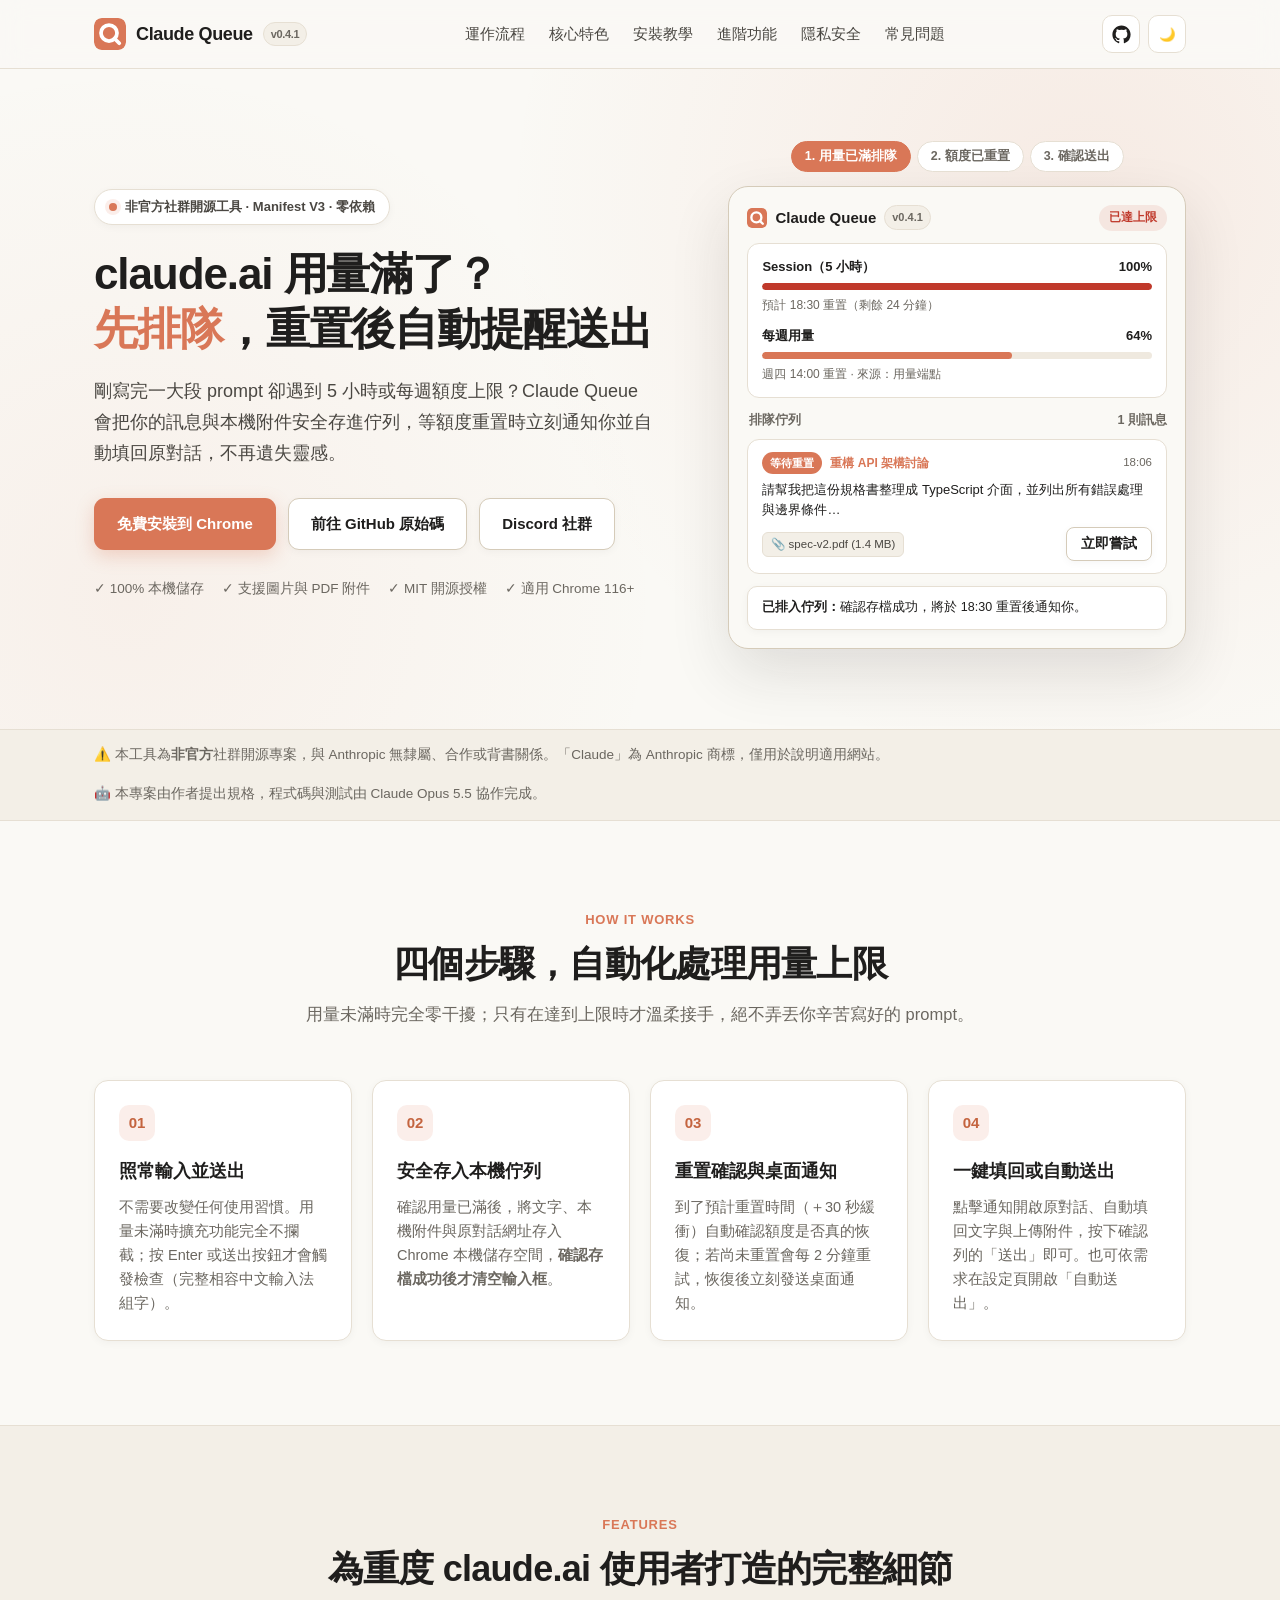
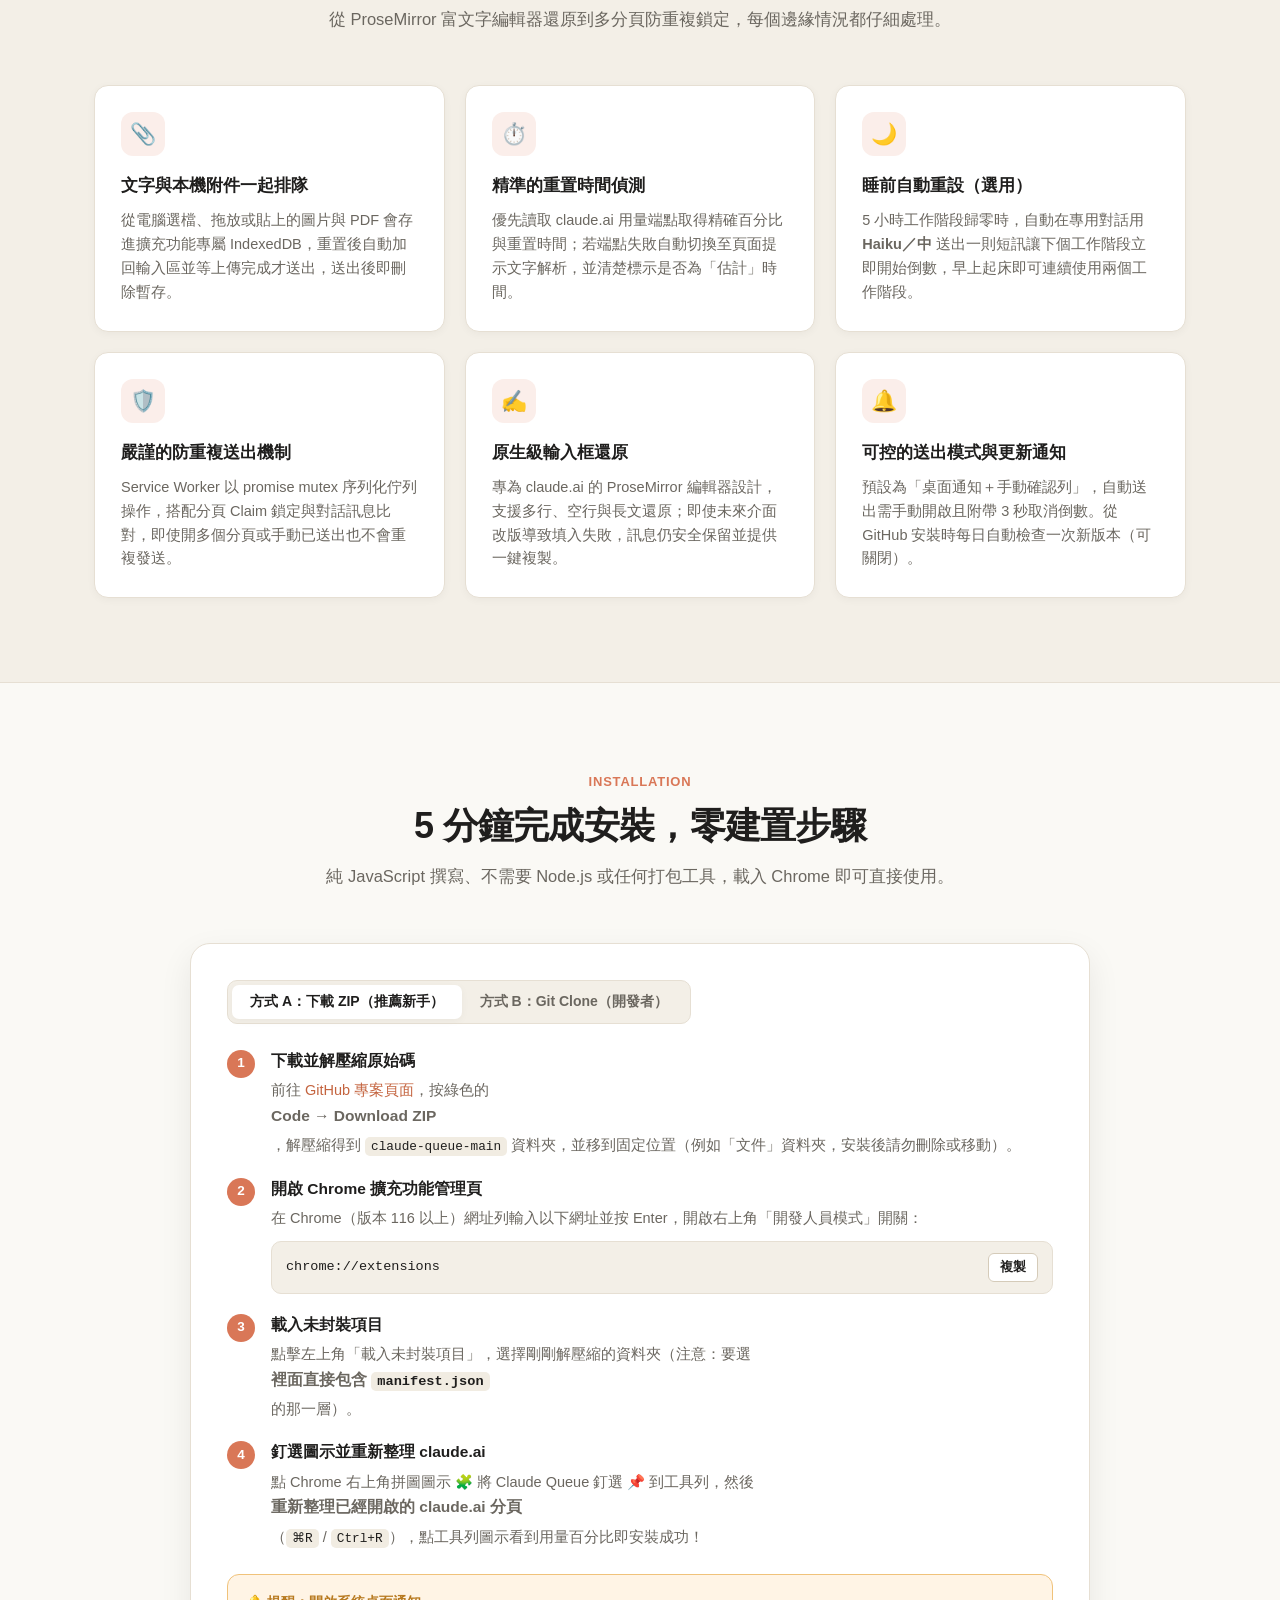
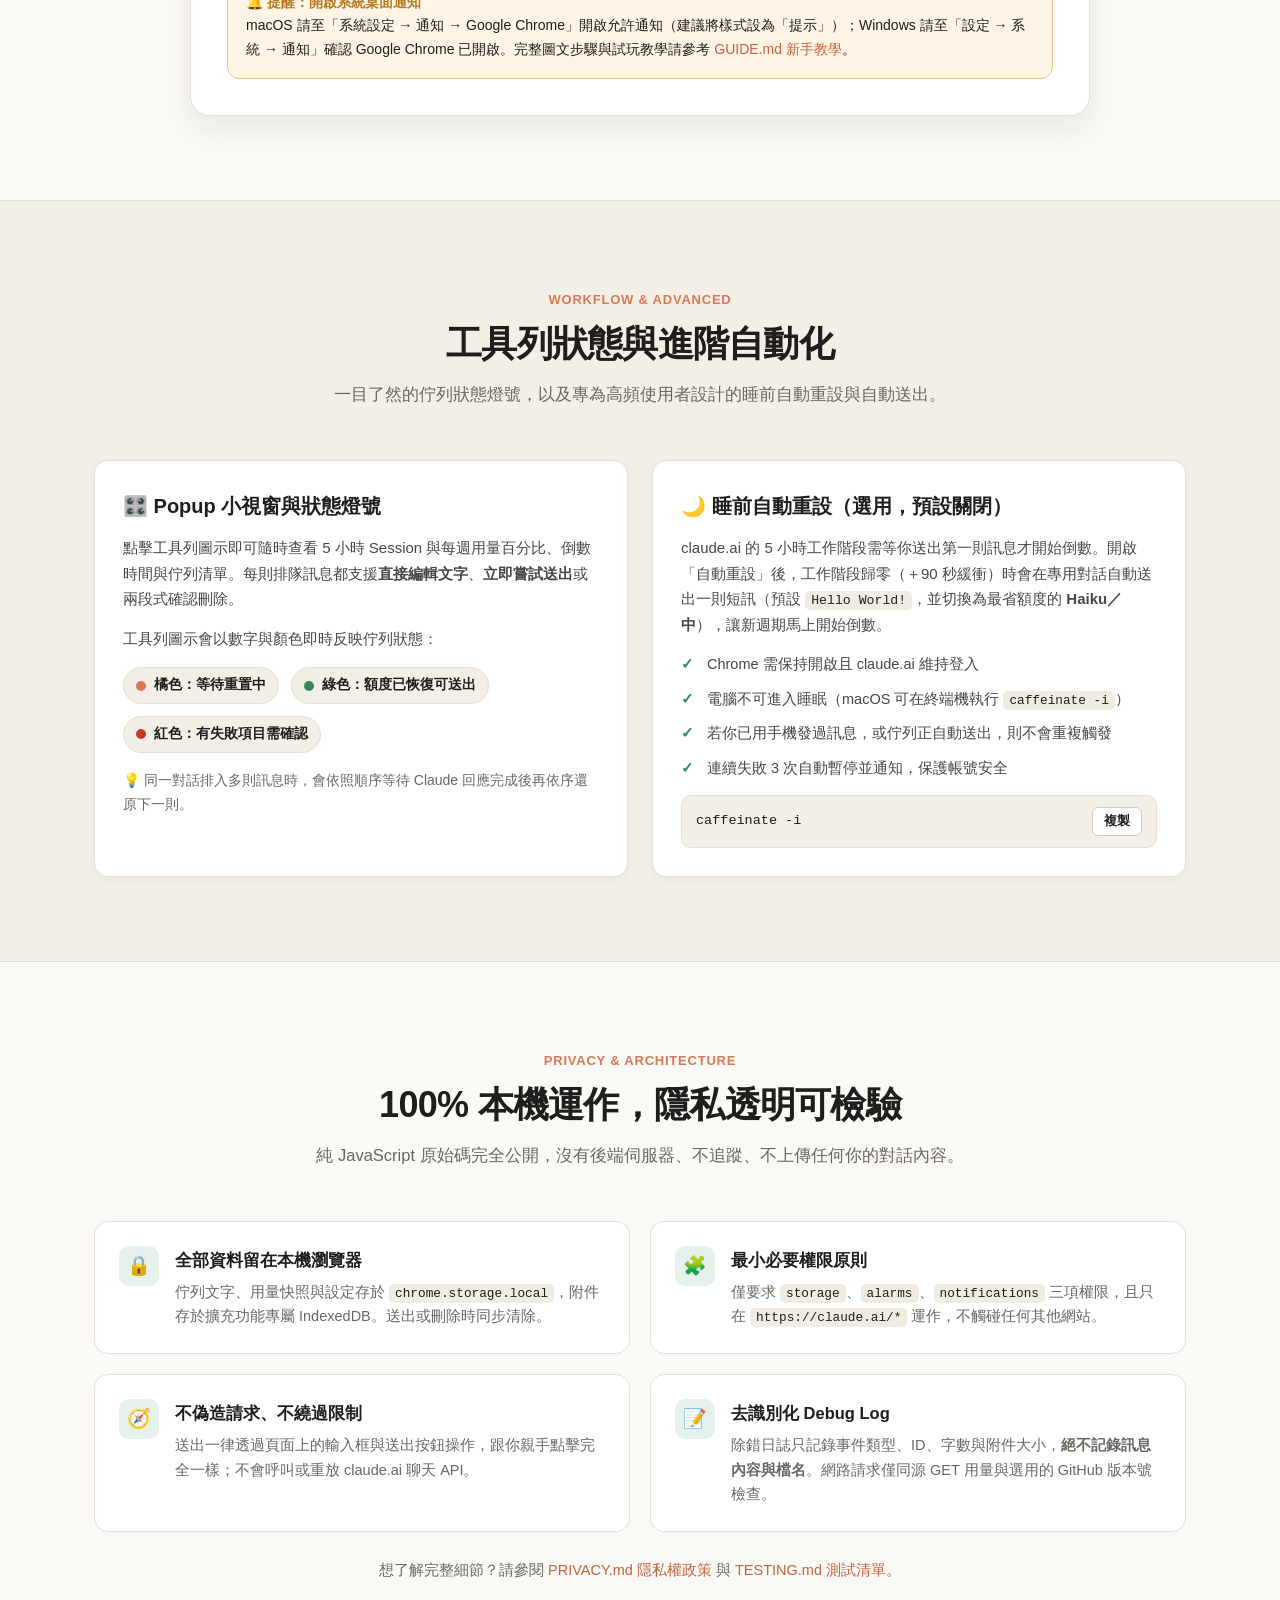
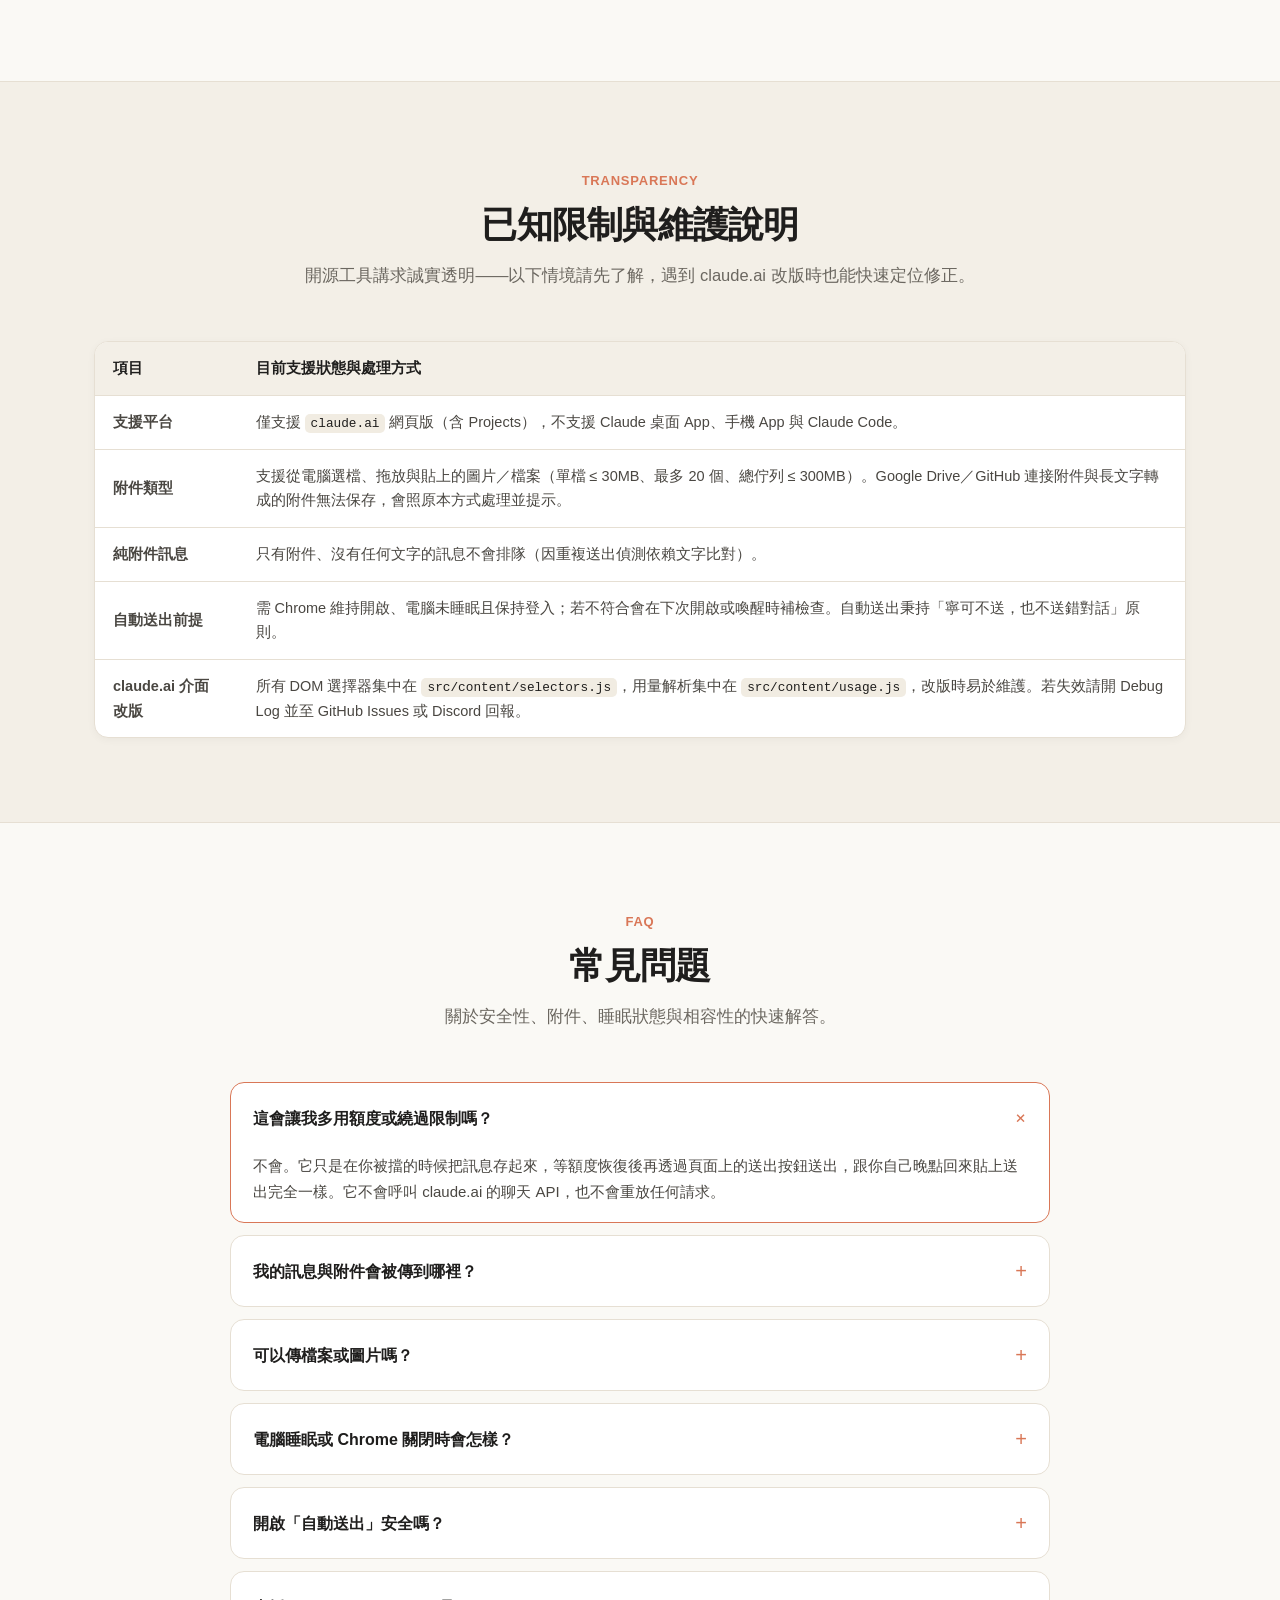
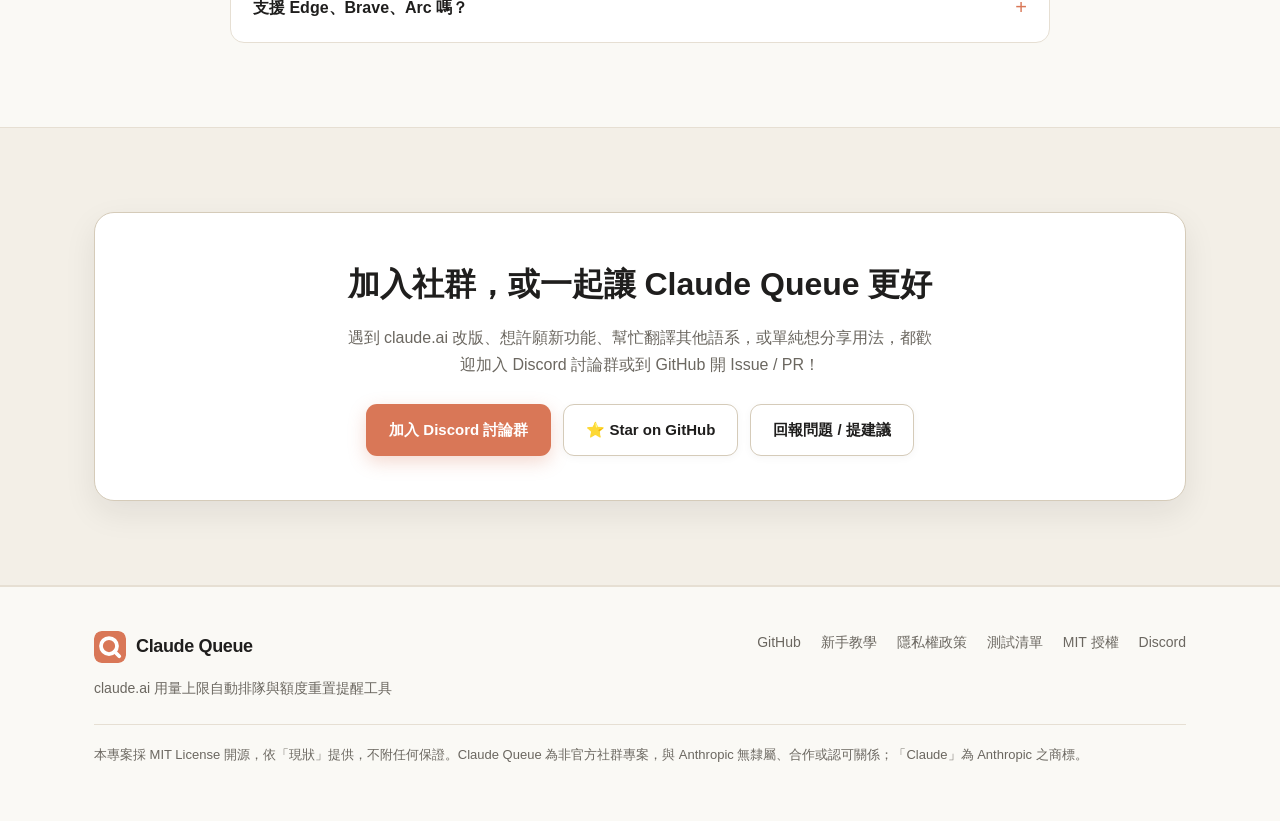
<file: docs/index.html>
<!DOCTYPE html>
<html lang="zh-Hant-TW">
<head>
  <meta charset="UTF-8">
  <meta name="viewport" content="width=device-width, initial-scale=1.0">

  <!-- Primary SEO Meta Tags -->
  <title>Claude Queue — claude.ai 用量上限自動排隊與額度重置提醒 Chrome 擴充功能</title>
  <meta name="title" content="Claude Queue — claude.ai 用量上限自動排隊與額度重置提醒 Chrome 擴充功能">
  <meta name="description" content="claude.ai 達到 5 小時或每週用量上限時，自動將訊息與圖片、PDF 附件存入本機佇列；額度重置後發出桌面通知並自動填回原對話，支援選用自動送出與睡前自動重設工作階段。100% 本機運作、免費開源。">
  <meta name="keywords" content="Claude Queue, claude.ai, Chrome 擴充功能, Claude 用量上限, 訊息排隊, 額度重置通知, 自動重設, Anthropic Claude, Chrome Extension, 開源工具">
  <meta name="author" content="ivantw829">
  <meta name="robots" content="index, follow, max-image-preview:large, max-snippet:-1">
  <link rel="canonical" href="https://ivantw829.github.io/claude-queue/">

  <!-- Theme Color -->
  <meta name="theme-color" content="#faf9f5" media="(prefers-color-scheme: light)">
  <meta name="theme-color" content="#1c1b19" media="(prefers-color-scheme: dark)">

  <!-- Favicons -->
  <link rel="icon" type="image/svg+xml" href="./assets/favicon.svg">
  <link rel="icon" type="image/png" sizes="128x128" href="./assets/icon128.png">
  <link rel="apple-touch-icon" href="./assets/icon128.png">

  <!-- Open Graph / Facebook / LINE / Discord -->
  <meta property="og:type" content="website">
  <meta property="og:url" content="https://ivantw829.github.io/claude-queue/">
  <meta property="og:site_name" content="Claude Queue">
  <meta property="og:locale" content="zh_TW">
  <meta property="og:title" content="Claude Queue — claude.ai 用量滿了？先排隊，重置後自動送出">
  <meta property="og:description" content="claude.ai 達 5 小時或每週上限時，自動保存訊息與附件至本機佇列，額度恢復後即時通知並填回原對話。支援睡前自動重設工作階段，免費開源、100% 本機運作。">
  <meta property="og:image" content="https://ivantw829.github.io/claude-queue/assets/og-image.png">
  <meta property="og:image:secure_url" content="https://ivantw829.github.io/claude-queue/assets/og-image.png">
  <meta property="og:image:type" content="image/png">
  <meta property="og:image:width" content="1200">
  <meta property="og:image:height" content="630">
  <meta property="og:image:alt" content="Claude Queue Chrome 擴充功能預覽：顯示 5 小時與每週用量條、等待重置的排隊訊息與 PDF 附件卡片">

  <!-- Twitter / X Card -->
  <meta name="twitter:card" content="summary_large_image">
  <meta name="twitter:url" content="https://ivantw829.github.io/claude-queue/">
  <meta name="twitter:title" content="Claude Queue — claude.ai 用量滿了？先排隊，重置後自動送出">
  <meta name="twitter:description" content="claude.ai 達上限時自動保存訊息與附件，額度恢復後桌面通知並填回原對話。100% 本機儲存、免費開源的 Chrome 擴充功能。">
  <meta name="twitter:image" content="https://ivantw829.github.io/claude-queue/assets/og-image.png">
  <meta name="twitter:image:alt" content="Claude Queue Chrome 擴充功能介面預覽">

  <!-- Stylesheet -->
  <link rel="stylesheet" href="./styles.css">

  <!-- Prevent flash of wrong theme -->
  <script>
    (function () {
      var saved = localStorage.getItem('claude-queue-docs-theme');
      var dark = saved ? saved === 'dark' : window.matchMedia('(prefers-color-scheme: dark)').matches;
      document.documentElement.setAttribute('data-theme', dark ? 'dark' : 'light');
    })();
  </script>

  <!-- JSON-LD Structured Data: SoftwareApplication + FAQPage + HowTo -->
  <script type="application/ld+json">
  {
    "@context": "https://schema.org",
    "@graph": [
      {
        "@type": "SoftwareApplication",
        "name": "Claude Queue",
        "alternateName": "Claude Queue Chrome Extension",
        "applicationCategory": "BrowserApplication",
        "operatingSystem": "Chrome 116+ (macOS, Windows, Linux)",
        "softwareVersion": "0.4.1",
        "inLanguage": "zh-TW",
        "url": "https://ivantw829.github.io/claude-queue/",
        "downloadUrl": "https://github.com/ivantw829/claude-queue",
        "codeRepository": "https://github.com/ivantw829/claude-queue",
        "license": "https://opensource.org/licenses/MIT",
        "image": "https://ivantw829.github.io/claude-queue/assets/og-image.png",
        "description": "claude.ai 用量達上限（5 小時 session 上限或每週上限）時，自動把你要送出的訊息與本機附件存入佇列，等額度重置後發出桌面通知並協助填回原對話送出。",
        "offers": {
          "@type": "Offer",
          "price": "0",
          "priceCurrency": "TWD"
        },
        "featureList": [
          "用量未滿時零干擾",
          "文字與圖片/PDF 本機附件排隊",
          "額度重置桌面通知與自動填回原對話",
          "選用重置後自動送出（附 3 秒取消倒數）",
          "選用睡前自動重設 5 小時工作階段",
          "100% 本機儲存，不上傳任何資料"
        ]
      },
      {
        "@type": "HowTo",
        "name": "如何安裝 Claude Queue 到 Google Chrome",
        "description": "透過 Chrome 開發人員模式的載入未封裝項目，5 分鐘內完成 Claude Queue 安裝。",
        "totalTime": "PT5M",
        "step": [
          {
            "@type": "HowToStep",
            "name": "下載原始碼",
            "text": "前往 GitHub 專案頁面下載 ZIP 並解壓縮至固定資料夾，或使用 git clone 下載。"
          },
          {
            "@type": "HowToStep",
            "name": "開啟 Chrome 擴充功能頁",
            "text": "在 Chrome 網址列輸入 chrome://extensions，開啟右上角的「開發人員模式」。"
          },
          {
            "@type": "HowToStep",
            "name": "載入未封裝項目",
            "text": "點擊「載入未封裝項目」，選擇包含 manifest.json 的專案資料夾。"
          },
          {
            "@type": "HowToStep",
            "name": "釘選圖示並重新整理 claude.ai",
            "text": "將 Claude Queue 釘選到工具列，並重新整理已經開啟的 claude.ai 分頁即可使用。"
          }
        ]
      },
      {
        "@type": "FAQPage",
        "mainEntity": [
          {
            "@type": "Question",
            "name": "這會讓我多用額度或繞過限制嗎？",
            "acceptedAnswer": {
              "@type": "Answer",
              "text": "不會。它只是在你被擋的時候把訊息存起來，等額度恢復後再透過頁面上的送出按鈕送出，跟你自己晚點回來貼上送出完全一樣。它不會呼叫 claude.ai 的聊天 API，也不會重放任何請求。"
            }
          },
          {
            "@type": "Question",
            "name": "我的訊息會被傳到哪裡？",
            "acceptedAnswer": {
              "@type": "Answer",
              "text": "哪裡都不會。佇列只存在你自己 Chrome 的 chrome.storage.local（附件在擴充功能的 IndexedDB），重置後透過 claude.ai 頁面本身送出。沒有外部伺服器，不上傳任何資料。"
            }
          },
          {
            "@type": "Question",
            "name": "可以傳檔案或圖片嗎？",
            "acceptedAnswer": {
              "@type": "Answer",
              "text": "可以。用量已滿時，你從電腦加入的檔案（選檔、拖放、貼上圖片）會連同文字一起排隊，重置後自動加回輸入區並等上傳完成才送出。Google Drive 等連接附件與長文字貼上轉成的附件無法保存。"
            }
          },
          {
            "@type": "Question",
            "name": "電腦睡眠或 Chrome 關閉時會怎樣？",
            "acceptedAnswer": {
              "@type": "Answer",
              "text": "Chrome 關閉時無法通知。下次開啟 Chrome 時，擴充功能會依佇列重建排程；如果重置時間已經過了，會立刻檢查並通知你。電腦睡眠中錯過的排程，醒來後也會補觸發。"
            }
          },
          {
            "@type": "Question",
            "name": "支援 Claude 桌面 App、行動版或 Claude Code 嗎？",
            "acceptedAnswer": {
              "@type": "Answer",
              "text": "不支援，只支援 claude.ai 網頁版（含 Projects）。支援 Google Chrome 116 以上版本，Edge、Brave、Arc 等 Chromium 系瀏覽器理論上亦可安裝。"
            }
          }
        ]
      }
    ]
  }
  </script>
</head>
<body>
  <a href="#main-content" class="skip-link">跳至主要內容</a>

  <!-- Sticky Navigation -->
  <header class="site-header">
    <div class="container nav-inner">
      <a href="#" class="brand" aria-label="Claude Queue 首頁">
        <img src="./assets/favicon.svg" alt="" class="brand-icon" width="32" height="32">
        <span>Claude Queue</span>
        <span class="version-tag">v0.4.1</span>
      </a>

      <nav aria-label="主要導覽">
        <ul class="nav-links" id="nav-links">
          <li><a href="#how-it-works">運作流程</a></li>
          <li><a href="#features">核心特色</a></li>
          <li><a href="#install">安裝教學</a></li>
          <li><a href="#advanced">進階功能</a></li>
          <li><a href="#privacy">隱私安全</a></li>
          <li><a href="#faq">常見問題</a></li>
        </ul>
      </nav>

      <div class="nav-actions">
        <a href="https://github.com/ivantw829/claude-queue" class="icon-btn" target="_blank" rel="noopener noreferrer" aria-label="GitHub 專案頁面" title="GitHub">
          <svg width="19" height="19" viewBox="0 0 24 24" fill="currentColor" aria-hidden="true">
            <path d="M12 .5C5.65.5.5 5.65.5 12c0 5.08 3.29 9.39 7.86 10.91.57.1.78-.25.78-.55v-1.94c-3.2.7-3.87-1.54-3.87-1.54-.52-1.33-1.28-1.68-1.28-1.68-1.05-.72.08-.7.08-.7 1.16.08 1.77 1.19 1.77 1.19 1.03 1.76 2.7 1.25 3.36.96.1-.75.4-1.25.73-1.54-2.55-.29-5.24-1.28-5.24-5.68 0-1.26.45-2.29 1.19-3.09-.12-.29-.52-1.46.11-3.05 0 0 .97-.31 3.17 1.18a11.02 11.02 0 0 1 5.78 0c2.2-1.49 3.17-1.18 3.17-1.18.63 1.59.23 2.76.11 3.05.74.8 1.19 1.83 1.19 3.09 0 4.41-2.69 5.39-5.26 5.67.41.36.78 1.06.78 2.14v3.17c0 .31.21.66.79.55A11.51 11.51 0 0 0 23.5 12C23.5 5.65 18.35.5 12 .5Z"/>
          </svg>
        </a>
        <button type="button" id="theme-toggle" class="icon-btn" aria-label="切換深淺色主題" title="切換主題">🌙</button>
        <button type="button" id="mobile-menu-btn" class="icon-btn mobile-menu-btn" aria-label="開啟選單" aria-expanded="false" aria-controls="nav-links">☰</button>
      </div>
    </div>
  </header>

  <main id="main-content">
    <!-- Hero Section -->
    <section class="hero">
      <div class="container hero-grid">
        <div>
          <div class="hero-badge">
            <span class="pulse-dot" aria-hidden="true"></span>
            <span>非官方社群開源工具 · Manifest V3 · 零依賴</span>
          </div>
          <h1>claude.ai 用量滿了？<br><span class="highlight">先排隊</span>，重置後自動提醒送出</h1>
          <p class="hero-lead">
            剛寫完一大段 prompt 卻遇到 5 小時或每週額度上限？Claude Queue 會把你的訊息與本機附件安全存進佇列，等額度重置時立刻通知你並自動填回原對話，不再遺失靈感。
          </p>

          <div class="hero-cta">
            <a href="#install" class="btn btn-primary">免費安裝到 Chrome</a>
            <a href="https://github.com/ivantw829/claude-queue" class="btn btn-secondary" target="_blank" rel="noopener noreferrer">前往 GitHub 原始碼</a>
            <a href="https://discord.gg/yEpS7vSJtv" class="btn btn-secondary" target="_blank" rel="noopener noreferrer">Discord 社群</a>
          </div>

          <div class="hero-meta">
            <span>✓ 100% 本機儲存</span>
            <span>✓ 支援圖片與 PDF 附件</span>
            <span>✓ MIT 開源授權</span>
            <span>✓ 適用 Chrome 116+</span>
          </div>
        </div>

        <!-- Interactive Live Preview Mockup -->
        <div class="mockup-wrapper" aria-label="Claude Queue 互動介面預覽">
          <div class="mockup-controls" role="group" aria-label="切換模擬狀態">
            <button type="button" class="sim-btn active" data-sim-state="full">1. 用量已滿排隊</button>
            <button type="button" class="sim-btn" data-sim-state="ready">2. 額度已重置</button>
            <button type="button" class="sim-btn" data-sim-state="sent">3. 確認送出</button>
          </div>

          <div class="popup-sim">
            <div class="popup-sim-head">
              <div class="popup-sim-title">
                <img src="./assets/favicon.svg" alt="" width="20" height="20" style="border-radius:5px">
                <span>Claude Queue</span>
                <span class="version-tag">v0.4.1</span>
              </div>
              <span id="sim-status-pill" class="sim-status-pill full">已達上限</span>
            </div>

            <div class="sim-card">
              <div class="sim-meter-head">
                <span>Session（5 小時）</span>
                <span id="sim-session-pct">100%</span>
              </div>
              <div class="sim-bar">
                <div id="sim-session-bar" class="sim-fill full" style="width:100%"></div>
              </div>
              <div id="sim-session-sub" class="sim-sub" style="margin-bottom:10px">預計 18:30 重置（剩餘 24 分鐘）</div>

              <div class="sim-meter-head">
                <span>每週用量</span>
                <span>64%</span>
              </div>
              <div class="sim-bar">
                <div class="sim-fill accent" style="width:64%"></div>
              </div>
              <div class="sim-sub">週四 14:00 重置 · 來源：用量端點</div>
            </div>

            <div class="sim-q-label">
              <span>排隊佇列</span>
              <span>1 則訊息</span>
            </div>

            <div id="sim-queue-item" class="sim-q-item">
              <div class="sim-q-head">
                <span id="sim-badge" class="sim-badge waiting">等待重置</span>
                <span class="sim-q-conv">重構 API 架構討論</span>
                <span class="sim-q-time">18:06</span>
              </div>
              <p class="sim-q-text">請幫我把這份規格書整理成 TypeScript 介面，並列出所有錯誤處理與邊界條件…</p>
              <div class="sim-q-footer">
                <span class="sim-file">📎 spec-v2.pdf (1.4 MB)</span>
                <button type="button" id="sim-action-btn" class="btn btn-secondary btn-sm" data-next-state="ready">立即嘗試</button>
              </div>
            </div>

            <div class="sim-toast">
              <span id="sim-toast-text"><strong>已排入佇列：</strong>確認存檔成功，將於 18:30 重置後通知你。</span>
            </div>
          </div>
        </div>
      </div>
    </section>

    <!-- Unofficial Notice Strip -->
    <div class="disclaimer-strip">
      <div class="container disclaimer-inner">
        <span>⚠️ 本工具為<strong>非官方</strong>社群開源專案，與 Anthropic 無隸屬、合作或背書關係。「Claude」為 Anthropic 商標，僅用於說明適用網站。</span>
        <span>🤖 本專案由作者提出規格，程式碼與測試由 Claude Opus 5.5 協作完成。</span>
      </div>
    </div>

    <!-- How It Works -->
    <section id="how-it-works" class="section">
      <div class="container">
        <div class="section-header">
          <span class="section-kicker">How It Works</span>
          <h2>四個步驟，自動化處理用量上限</h2>
          <p>用量未滿時完全零干擾；只有在達到上限時才溫柔接手，絕不弄丟你辛苦寫好的 prompt。</p>
        </div>

        <div class="steps-grid">
          <article class="step-card">
            <div class="step-num">01</div>
            <h3>照常輸入並送出</h3>
            <p>不需要改變任何使用習慣。用量未滿時擴充功能完全不攔截；按 Enter 或送出按鈕才會觸發檢查（完整相容中文輸入法組字）。</p>
          </article>

          <article class="step-card">
            <div class="step-num">02</div>
            <h3>安全存入本機佇列</h3>
            <p>確認用量已滿後，將文字、本機附件與原對話網址存入 Chrome 本機儲存空間，<strong>確認存檔成功後才清空輸入框</strong>。</p>
          </article>

          <article class="step-card">
            <div class="step-num">03</div>
            <h3>重置確認與桌面通知</h3>
            <p>到了預計重置時間（＋30 秒緩衝）自動確認額度是否真的恢復；若尚未重置會每 2 分鐘重試，恢復後立刻發送桌面通知。</p>
          </article>

          <article class="step-card">
            <div class="step-num">04</div>
            <h3>一鍵填回或自動送出</h3>
            <p>點擊通知開啟原對話、自動填回文字與上傳附件，按下確認列的「送出」即可。也可依需求在設定頁開啟「自動送出」。</p>
          </article>
        </div>
      </div>
    </section>

    <!-- Features Grid -->
    <section id="features" class="section section-alt">
      <div class="container">
        <div class="section-header">
          <span class="section-kicker">Features</span>
          <h2>為重度 claude.ai 使用者打造的完整細節</h2>
          <p>從 ProseMirror 富文字編輯器還原到多分頁防重複鎖定，每個邊緣情況都仔細處理。</p>
        </div>

        <div class="features-grid">
          <article class="feature-card">
            <div class="feature-icon" aria-hidden="true">📎</div>
            <h3>文字與本機附件一起排隊</h3>
            <p>從電腦選檔、拖放或貼上的圖片與 PDF 會存進擴充功能專屬 IndexedDB，重置後自動加回輸入區並等上傳完成才送出，送出後即刪除暫存。</p>
          </article>

          <article class="feature-card">
            <div class="feature-icon" aria-hidden="true">⏱️</div>
            <h3>精準的重置時間偵測</h3>
            <p>優先讀取 claude.ai 用量端點取得精確百分比與重置時間；若端點失敗自動切換至頁面提示文字解析，並清楚標示是否為「估計」時間。</p>
          </article>

          <article class="feature-card">
            <div class="feature-icon" aria-hidden="true">🌙</div>
            <h3>睡前自動重設（選用）</h3>
            <p>5 小時工作階段歸零時，自動在專用對話用 <strong>Haiku／中</strong> 送出一則短訊讓下個工作階段立即開始倒數，早上起床即可連續使用兩個工作階段。</p>
          </article>

          <article class="feature-card">
            <div class="feature-icon" aria-hidden="true">🛡️</div>
            <h3>嚴謹的防重複送出機制</h3>
            <p>Service Worker 以 promise mutex 序列化佇列操作，搭配分頁 Claim 鎖定與對話訊息比對，即使開多個分頁或手動已送出也不會重複發送。</p>
          </article>

          <article class="feature-card">
            <div class="feature-icon" aria-hidden="true">✍️</div>
            <h3>原生級輸入框還原</h3>
            <p>專為 claude.ai 的 ProseMirror 編輯器設計，支援多行、空行與長文還原；即使未來介面改版導致填入失敗，訊息仍安全保留並提供一鍵複製。</p>
          </article>

          <article class="feature-card">
            <div class="feature-icon" aria-hidden="true">🔔</div>
            <h3>可控的送出模式與更新通知</h3>
            <p>預設為「桌面通知＋手動確認列」，自動送出需手動開啟且附帶 3 秒取消倒數。從 GitHub 安裝時每日自動檢查一次新版本（可關閉）。</p>
          </article>
        </div>
      </div>
    </section>

    <!-- Installation Guide -->
    <section id="install" class="section">
      <div class="container">
        <div class="section-header">
          <span class="section-kicker">Installation</span>
          <h2>5 分鐘完成安裝，零建置步驟</h2>
          <p>純 JavaScript 撰寫、不需要 Node.js 或任何打包工具，載入 Chrome 即可直接使用。</p>
        </div>

        <div class="install-box">
          <div class="tabs" role="tablist" aria-label="選擇下載方式">
            <button type="button" class="tab-btn active" role="tab" aria-selected="true" data-tab="zip">方式 A：下載 ZIP（推薦新手）</button>
            <button type="button" class="tab-btn" role="tab" aria-selected="false" data-tab="git">方式 B：Git Clone（開發者）</button>
          </div>

          <div class="tab-panel active" data-tab-panel="zip" role="tabpanel">
            <ol class="install-steps">
              <li>
                <span class="install-step-badge">1</span>
                <div class="install-step-body">
                  <strong>下載並解壓縮原始碼</strong>
                  <p>前往 <a href="https://github.com/ivantw829/claude-queue" target="_blank" rel="noopener noreferrer">GitHub 專案頁面</a>，按綠色的 <strong>Code → Download ZIP</strong>，解壓縮得到 <code>claude-queue-main</code> 資料夾，並移到固定位置（例如「文件」資料夾，安裝後請勿刪除或移動）。</p>
                </div>
              </li>
              <li>
                <span class="install-step-badge">2</span>
                <div class="install-step-body">
                  <strong>開啟 Chrome 擴充功能管理頁</strong>
                  <p>在 Chrome（版本 116 以上）網址列輸入以下網址並按 Enter，開啟右上角「開發人員模式」開關：</p>
                  <div class="code-copy">
                    <span>chrome://extensions</span>
                    <button type="button" class="copy-btn" data-copy="chrome://extensions">複製</button>
                  </div>
                </div>
              </li>
              <li>
                <span class="install-step-badge">3</span>
                <div class="install-step-body">
                  <strong>載入未封裝項目</strong>
                  <p>點擊左上角「載入未封裝項目」，選擇剛剛解壓縮的資料夾（注意：要選<strong>裡面直接包含 <code>manifest.json</code></strong> 的那一層）。</p>
                </div>
              </li>
              <li>
                <span class="install-step-badge">4</span>
                <div class="install-step-body">
                  <strong>釘選圖示並重新整理 claude.ai</strong>
                  <p>點 Chrome 右上角拼圖圖示 🧩 將 Claude Queue 釘選 📌 到工具列，然後<strong>重新整理已經開啟的 claude.ai 分頁</strong>（<code>⌘R</code> / <code>Ctrl+R</code>），點工具列圖示看到用量百分比即安裝成功！</p>
                </div>
              </li>
            </ol>
          </div>

          <div class="tab-panel" data-tab-panel="git" role="tabpanel">
            <ol class="install-steps">
              <li>
                <span class="install-step-badge">1</span>
                <div class="install-step-body">
                  <strong>Clone 儲存庫至本機</strong>
                  <p>在終端機執行以下指令，之後要更新只要 <code>git pull</code> 並在擴充功能頁點重新整理即可：</p>
                  <div class="code-copy">
                    <span>git clone https://github.com/ivantw829/claude-queue.git</span>
                    <button type="button" class="copy-btn" data-copy="git clone https://github.com/ivantw829/claude-queue.git">複製</button>
                  </div>
                </div>
              </li>
              <li>
                <span class="install-step-badge">2</span>
                <div class="install-step-body">
                  <strong>載入至 Chrome</strong>
                  <p>前往 <code>chrome://extensions</code> → 開啟「開發人員模式」→ 按「載入未封裝項目」→ 選取 <code>claude-queue</code> 資料夾。</p>
                </div>
              </li>
              <li>
                <span class="install-step-badge">3</span>
                <div class="install-step-body">
                  <strong>釘選圖示並重新整理分頁</strong>
                  <p>釘選 Claude Queue 至工具列，重新整理已開啟的 claude.ai 分頁。想搶先體驗流程，可在設定頁開啟「模擬用量已滿」進行測試。</p>
                </div>
              </li>
            </ol>
          </div>

          <div class="callout">
            <strong>🔔 提醒：開啟系統桌面通知</strong><br>
            macOS 請至「系統設定 → 通知 → Google Chrome」開啟允許通知（建議將樣式設為「提示」）；Windows 請至「設定 → 系統 → 通知」確認 Google Chrome 已開啟。完整圖文步驟與試玩教學請參考 <a href="https://github.com/ivantw829/claude-queue/blob/main/GUIDE.md" target="_blank" rel="noopener noreferrer">GUIDE.md 新手教學</a>。
          </div>
        </div>
      </div>
    </section>

    <!-- Advanced Features & Status Legend -->
    <section id="advanced" class="section section-alt">
      <div class="container">
        <div class="section-header">
          <span class="section-kicker">Workflow &amp; Advanced</span>
          <h2>工具列狀態與進階自動化</h2>
          <p>一目了然的佇列狀態燈號，以及專為高頻使用者設計的睡前自動重設與自動送出。</p>
        </div>

        <div class="two-col">
          <article class="info-card">
            <h3>🎛️ Popup 小視窗與狀態燈號</h3>
            <p>點擊工具列圖示即可隨時查看 5 小時 Session 與每週用量百分比、倒數時間與佇列清單。每則排隊訊息都支援<strong>直接編輯文字</strong>、<strong>立即嘗試送出</strong>或兩段式確認刪除。</p>
            <p>工具列圖示會以數字與顏色即時反映佇列狀態：</p>
            <div class="status-legend">
              <span class="legend-item"><span class="dot-badge orange"></span>橘色：等待重置中</span>
              <span class="legend-item"><span class="dot-badge green"></span>綠色：額度已恢復可送出</span>
              <span class="legend-item"><span class="dot-badge red"></span>紅色：有失敗項目需確認</span>
            </div>
            <p style="margin-top:16px;font-size:14px;color:var(--muted)">
              💡 同一對話排入多則訊息時，會依照順序等待 Claude 回應完成後再依序還原下一則。
            </p>
          </article>

          <article class="info-card">
            <h3>🌙 睡前自動重設（選用，預設關閉）</h3>
            <p>claude.ai 的 5 小時工作階段需等你送出第一則訊息才開始倒數。開啟「自動重設」後，工作階段歸零（＋90 秒緩衝）時會在專用對話自動送出一則短訊（預設 <code>Hello World!</code>，並切換為最省額度的 <strong>Haiku／中</strong>），讓新週期馬上開始倒數。</p>
            <ul class="check-list">
              <li>Chrome 需保持開啟且 claude.ai 維持登入</li>
              <li>電腦不可進入睡眠（macOS 可在終端機執行 <code>caffeinate -i</code>）</li>
              <li>若你已用手機發過訊息，或佇列正自動送出，則不會重複觸發</li>
              <li>連續失敗 3 次自動暫停並通知，保護帳號安全</li>
            </ul>
            <div class="code-copy" style="margin-top:14px">
              <span>caffeinate -i</span>
              <button type="button" class="copy-btn" data-copy="caffeinate -i">複製</button>
            </div>
          </article>
        </div>
      </div>
    </section>

    <!-- Privacy & Security -->
    <section id="privacy" class="section">
      <div class="container">
        <div class="section-header">
          <span class="section-kicker">Privacy &amp; Architecture</span>
          <h2>100% 本機運作，隱私透明可檢驗</h2>
          <p>純 JavaScript 原始碼完全公開，沒有後端伺服器、不追蹤、不上傳任何你的對話內容。</p>
        </div>

        <div class="privacy-grid">
          <article class="privacy-card">
            <div class="privacy-icon" aria-hidden="true">🔒</div>
            <div>
              <h3>全部資料留在本機瀏覽器</h3>
              <p>佇列文字、用量快照與設定存於 <code>chrome.storage.local</code>，附件存於擴充功能專屬 IndexedDB。送出或刪除時同步清除。</p>
            </div>
          </article>

          <article class="privacy-card">
            <div class="privacy-icon" aria-hidden="true">🧩</div>
            <div>
              <h3>最小必要權限原則</h3>
              <p>僅要求 <code>storage</code>、<code>alarms</code>、<code>notifications</code> 三項權限，且只在 <code>https://claude.ai/*</code> 運作，不觸碰任何其他網站。</p>
            </div>
          </article>

          <article class="privacy-card">
            <div class="privacy-icon" aria-hidden="true">🧭</div>
            <div>
              <h3>不偽造請求、不繞過限制</h3>
              <p>送出一律透過頁面上的輸入框與送出按鈕操作，跟你親手點擊完全一樣；不會呼叫或重放 claude.ai 聊天 API。</p>
            </div>
          </article>

          <article class="privacy-card">
            <div class="privacy-icon" aria-hidden="true">📝</div>
            <div>
              <h3>去識別化 Debug Log</h3>
              <p>除錯日誌只記錄事件類型、ID、字數與附件大小，<strong>絕不記錄訊息內容與檔名</strong>。網路請求僅同源 GET 用量與選用的 GitHub 版本號檢查。</p>
            </div>
          </article>
        </div>

        <p style="text-align:center;margin-top:26px;font-size:14.5px;color:var(--muted)">
          想了解完整細節？請參閱 <a href="https://github.com/ivantw829/claude-queue/blob/main/PRIVACY.md" target="_blank" rel="noopener noreferrer">PRIVACY.md 隱私權政策</a> 與 <a href="https://github.com/ivantw829/claude-queue/blob/main/TESTING.md" target="_blank" rel="noopener noreferrer">TESTING.md 測試清單</a>。
        </p>
      </div>
    </section>

    <!-- Known Limitations & Maintenance -->
    <section id="limitations" class="section section-alt">
      <div class="container">
        <div class="section-header">
          <span class="section-kicker">Transparency</span>
          <h2>已知限制與維護說明</h2>
          <p>開源工具講求誠實透明——以下情境請先了解，遇到 claude.ai 改版時也能快速定位修正。</p>
        </div>

        <div class="table-wrap">
          <table>
            <thead>
              <tr>
                <th>項目</th>
                <th>目前支援狀態與處理方式</th>
              </tr>
            </thead>
            <tbody>
              <tr>
                <td><strong>支援平台</strong></td>
                <td>僅支援 <code>claude.ai</code> 網頁版（含 Projects），不支援 Claude 桌面 App、手機 App 與 Claude Code。</td>
              </tr>
              <tr>
                <td><strong>附件類型</strong></td>
                <td>支援從電腦選檔、拖放與貼上的圖片／檔案（單檔 ≤ 30MB、最多 20 個、總佇列 ≤ 300MB）。Google Drive／GitHub 連接附件與長文字轉成的附件無法保存，會照原本方式處理並提示。</td>
              </tr>
              <tr>
                <td><strong>純附件訊息</strong></td>
                <td>只有附件、沒有任何文字的訊息不會排隊（因重複送出偵測依賴文字比對）。</td>
              </tr>
              <tr>
                <td><strong>自動送出前提</strong></td>
                <td>需 Chrome 維持開啟、電腦未睡眠且保持登入；若不符合會在下次開啟或喚醒時補檢查。自動送出秉持「寧可不送，也不送錯對話」原則。</td>
              </tr>
              <tr>
                <td><strong>claude.ai 介面改版</strong></td>
                <td>所有 DOM 選擇器集中在 <code>src/content/selectors.js</code>，用量解析集中在 <code>src/content/usage.js</code>，改版時易於維護。若失效請開 Debug Log 並至 GitHub Issues 或 Discord 回報。</td>
              </tr>
            </tbody>
          </table>
        </div>
      </div>
    </section>

    <!-- FAQ Section -->
    <section id="faq" class="section">
      <div class="container">
        <div class="section-header">
          <span class="section-kicker">FAQ</span>
          <h2>常見問題</h2>
          <p>關於安全性、附件、睡眠狀態與相容性的快速解答。</p>
        </div>

        <div class="faq-list">
          <details class="faq-item" open>
            <summary>這會讓我多用額度或繞過限制嗎？</summary>
            <div class="faq-body">
              <p>不會。它只是在你被擋的時候把訊息存起來，等額度恢復後再透過頁面上的送出按鈕送出，跟你自己晚點回來貼上送出完全一樣。它不會呼叫 claude.ai 的聊天 API，也不會重放任何請求。</p>
            </div>
          </details>

          <details class="faq-item">
            <summary>我的訊息與附件會被傳到哪裡？</summary>
            <div class="faq-body">
              <p>哪裡都不會。佇列文字只存在你 Chrome 的 <code>chrome.storage.local</code>，附件存在擴充功能專屬的 IndexedDB，重置後直接透過 claude.ai 頁面本身送出。開發者完全不會收到任何你的資料。</p>
            </div>
          </details>

          <details class="faq-item">
            <summary>可以傳檔案或圖片嗎？</summary>
            <div class="faq-body">
              <p>可以。用量沒滿時完全正常；用量已滿時，你從電腦加入的檔案（選檔、拖放、貼上圖片）會連同文字一起排隊，重置後自動加回輸入區並等上傳完成再送出。Google Drive 等連接的附件則無法保存，會照原本方式處理並提示你。</p>
            </div>
          </details>

          <details class="faq-item">
            <summary>電腦睡眠或 Chrome 關閉時會怎樣？</summary>
            <div class="faq-body">
              <p>Chrome 關閉時無法發通知。下次開啟 Chrome 時，擴充功能會依佇列自動重建排程；如果重置時間已經過了，會立刻檢查並通知你。電腦睡眠中錯過的排程，醒來後也會自動補觸發。</p>
            </div>
          </details>

          <details class="faq-item">
            <summary>開啟「自動送出」安全嗎？</summary>
            <div class="faq-body">
              <p>自動送出預設為關閉，開啟前會跳出確認對話框。啟用後會在重置時自動開啟分頁並填入文字，送出前仍有 3 秒倒數可取消；若原對話已刪除或輸入框已有草稿，會自動保護草稿或停止送出並發通知。</p>
            </div>
          </details>

          <details class="faq-item">
            <summary>支援 Edge、Brave、Arc 嗎？</summary>
            <div class="faq-body">
              <p>這些 Chromium 系瀏覽器理論上都能用「載入未封裝項目」安裝使用，不過目前主要在 Google Chrome 116+ 上開發測試。歡迎在 Discord 分享你的使用結果！</p>
            </div>
          </details>
        </div>
      </div>
    </section>

    <!-- Community & Open Source CTA -->
    <section class="section section-alt">
      <div class="container">
        <div class="cta-banner">
          <h2>加入社群，或一起讓 Claude Queue 更好</h2>
          <p>
            遇到 claude.ai 改版、想許願新功能、幫忙翻譯其他語系，或單純想分享用法，都歡迎加入 Discord 討論群或到 GitHub 開 Issue / PR！
          </p>
          <div class="cta-actions">
            <a href="https://discord.gg/yEpS7vSJtv" class="btn btn-primary" target="_blank" rel="noopener noreferrer">加入 Discord 討論群</a>
            <a href="https://github.com/ivantw829/claude-queue" class="btn btn-secondary" target="_blank" rel="noopener noreferrer">⭐ Star on GitHub</a>
            <a href="https://github.com/ivantw829/claude-queue/issues" class="btn btn-secondary" target="_blank" rel="noopener noreferrer">回報問題 / 提建議</a>
          </div>
        </div>
      </div>
    </section>
  </main>

  <!-- Footer -->
  <footer class="site-footer">
    <div class="container">
      <div class="footer-grid">
        <div>
          <a href="#" class="brand" style="margin-bottom:8px">
            <img src="./assets/favicon.svg" alt="" class="brand-icon" width="26" height="26">
            <span>Claude Queue</span>
          </a>
          <div style="margin-top:6px">claude.ai 用量上限自動排隊與額度重置提醒工具</div>
        </div>

        <div class="footer-links">
          <a href="https://github.com/ivantw829/claude-queue" target="_blank" rel="noopener noreferrer">GitHub</a>
          <a href="https://github.com/ivantw829/claude-queue/blob/main/GUIDE.md" target="_blank" rel="noopener noreferrer">新手教學</a>
          <a href="https://github.com/ivantw829/claude-queue/blob/main/PRIVACY.md" target="_blank" rel="noopener noreferrer">隱私權政策</a>
          <a href="https://github.com/ivantw829/claude-queue/blob/main/TESTING.md" target="_blank" rel="noopener noreferrer">測試清單</a>
          <a href="https://github.com/ivantw829/claude-queue/blob/main/LICENSE" target="_blank" rel="noopener noreferrer">MIT 授權</a>
          <a href="https://discord.gg/yEpS7vSJtv" target="_blank" rel="noopener noreferrer">Discord</a>
        </div>
      </div>

      <div class="footer-note">
        本專案採 MIT License 開源，依「現狀」提供，不附任何保證。Claude Queue 為非官方社群專案，與 Anthropic 無隸屬、合作或認可關係；「Claude」為 Anthropic 之商標。
      </div>
    </div>
  </footer>

  <script src="./app.js" defer></script>
</body>
</html>
</file>
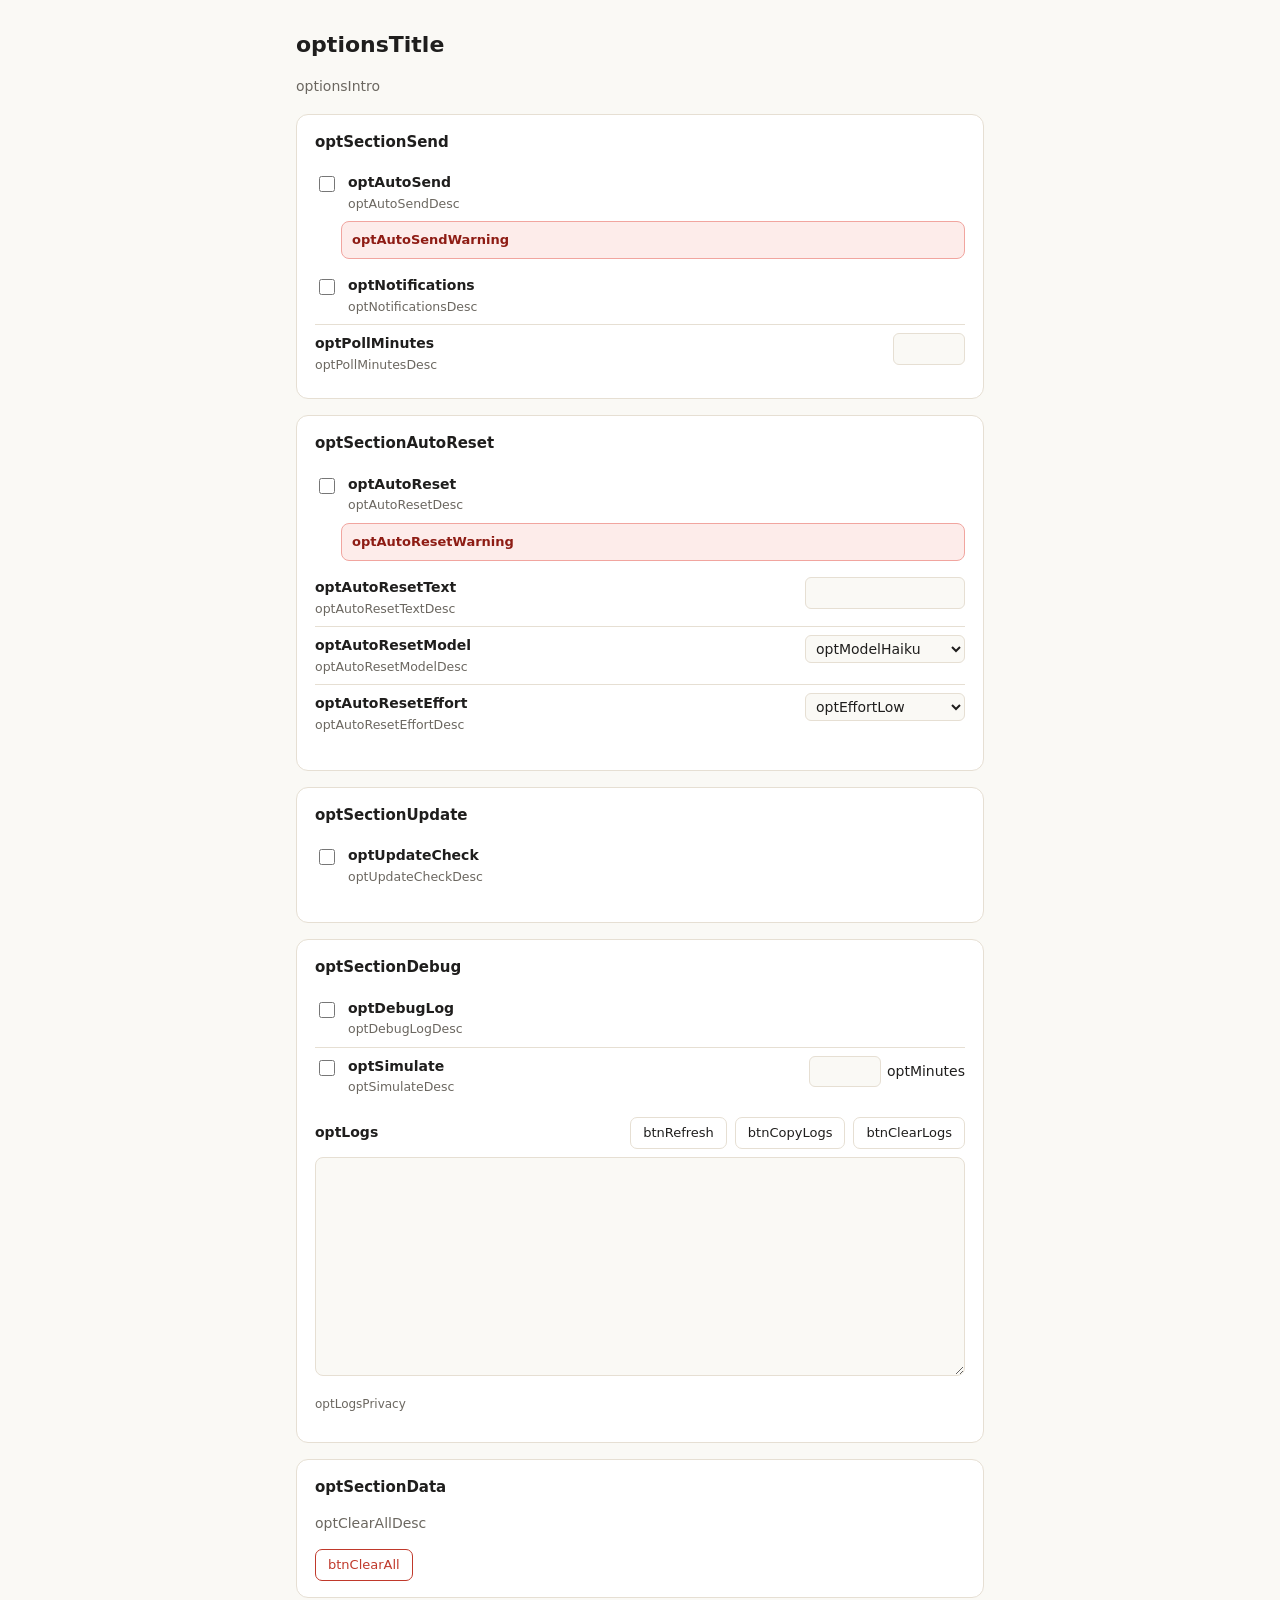
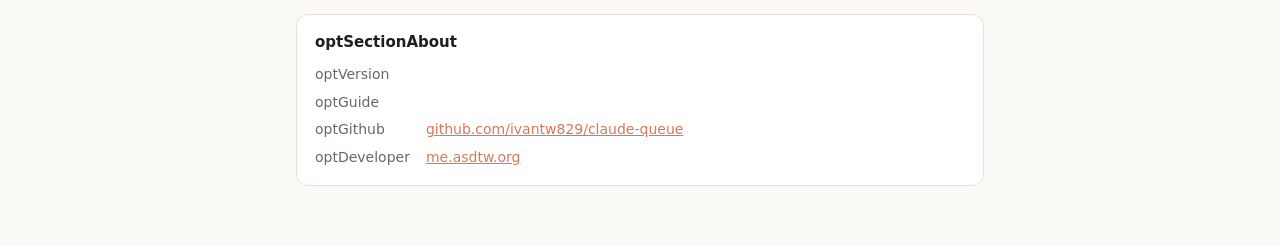
<file: src/options/options.html>
<!doctype html>
<html lang="zh-Hant">
  <head>
    <meta charset="utf-8" />
    <meta name="viewport" content="width=device-width, initial-scale=1" />
    <title>Claude Queue 設定</title>
    <link rel="stylesheet" href="options.css" />
  </head>
  <body>
    <main>
      <h1 data-i18n="optionsTitle"></h1>
      <p class="muted" data-i18n="optionsIntro"></p>

      <section class="card">
        <h2 data-i18n="optSectionSend"></h2>
        <label class="row">
          <input type="checkbox" id="autoSend" />
          <span>
            <strong data-i18n="optAutoSend"></strong>
            <span class="desc" data-i18n="optAutoSendDesc"></span>
          </span>
        </label>
        <div class="danger-box" data-i18n="optAutoSendWarning"></div>

        <label class="row">
          <input type="checkbox" id="notifications" />
          <span>
            <strong data-i18n="optNotifications"></strong>
            <span class="desc" data-i18n="optNotificationsDesc"></span>
          </span>
        </label>

        <label class="row">
          <span class="grow">
            <strong data-i18n="optPollMinutes"></strong>
            <span class="desc" data-i18n="optPollMinutesDesc"></span>
          </span>
          <input type="number" id="pollMinutes" min="1" max="30" step="1" />
        </label>
      </section>

      <section class="card">
        <h2 data-i18n="optSectionAutoReset"></h2>
        <label class="row">
          <input type="checkbox" id="autoReset" />
          <span>
            <strong data-i18n="optAutoReset"></strong>
            <span class="desc" data-i18n="optAutoResetDesc"></span>
          </span>
        </label>
        <div class="danger-box" data-i18n="optAutoResetWarning"></div>

        <label class="row">
          <span class="grow">
            <strong data-i18n="optAutoResetText"></strong>
            <span class="desc" data-i18n="optAutoResetTextDesc"></span>
          </span>
          <input type="text" id="autoResetText" maxlength="200" />
        </label>

        <label class="row">
          <span class="grow">
            <strong data-i18n="optAutoResetModel"></strong>
            <span class="desc" data-i18n="optAutoResetModelDesc"></span>
          </span>
          <select id="autoResetModel">
            <option value="haiku" data-i18n="optModelHaiku"></option>
            <option value="sonnet" data-i18n="optModelSonnet"></option>
            <option value="opus" data-i18n="optModelOpus"></option>
            <option value="none" data-i18n="optModelNone"></option>
          </select>
        </label>

        <label class="row">
          <span class="grow">
            <strong data-i18n="optAutoResetEffort"></strong>
            <span class="desc" data-i18n="optAutoResetEffortDesc"></span>
          </span>
          <select id="autoResetEffort">
            <option value="low" data-i18n="optEffortLow"></option>
            <option value="medium" data-i18n="optEffortMedium"></option>
            <option value="high" data-i18n="optEffortHigh"></option>
            <option value="xhigh" data-i18n="optEffortXhigh"></option>
            <option value="max" data-i18n="optEffortMax"></option>
            <option value="none" data-i18n="optEffortNone"></option>
          </select>
        </label>
        <p class="muted small" id="keepaliveLastCheck"></p>
      </section>

      <section class="card">
        <h2 data-i18n="optSectionUpdate"></h2>
        <label class="row">
          <input type="checkbox" id="updateCheck" />
          <span>
            <strong data-i18n="optUpdateCheck"></strong>
            <span class="desc" data-i18n="optUpdateCheckDesc"></span>
          </span>
        </label>
        <p class="muted small" id="updateStatus"></p>
      </section>

      <section class="card">
        <h2 data-i18n="optSectionDebug"></h2>
        <label class="row">
          <input type="checkbox" id="debugLog" />
          <span>
            <strong data-i18n="optDebugLog"></strong>
            <span class="desc" data-i18n="optDebugLogDesc"></span>
          </span>
        </label>

        <label class="row">
          <input type="checkbox" id="debugSimulate" />
          <span class="grow">
            <strong data-i18n="optSimulate"></strong>
            <span class="desc" data-i18n="optSimulateDesc"></span>
            <span class="desc" id="simulateStatus"></span>
          </span>
          <span class="inline">
            <input type="number" id="debugSimulateMinutes" min="1" max="600" step="1" />
            <span data-i18n="optMinutes"></span>
          </span>
        </label>

        <div class="logs-head">
          <strong data-i18n="optLogs"></strong>
          <span class="muted small" id="logCount"></span>
          <span class="spacer"></span>
          <button id="refreshLogs" data-i18n="btnRefresh"></button>
          <button id="copyLogs" data-i18n="btnCopyLogs"></button>
          <button id="clearLogs" data-i18n="btnClearLogs"></button>
        </div>
        <textarea id="logs" readonly rows="12" spellcheck="false"></textarea>
        <p class="muted small" data-i18n="optLogsPrivacy"></p>
      </section>

      <section class="card">
        <h2 data-i18n="optSectionData"></h2>
        <p class="muted" data-i18n="optClearAllDesc"></p>
        <button id="clearAll" class="danger" data-i18n="btnClearAll"></button>
      </section>

      <section class="card">
        <h2 data-i18n="optSectionAbout"></h2>
        <dl class="about">
          <dt data-i18n="optVersion"></dt>
          <dd id="version"></dd>
          <dt data-i18n="optGuide"></dt>
          <dd><a id="guideLink" target="_blank" rel="noopener noreferrer"></a></dd>
          <dt data-i18n="optGithub"></dt>
          <dd><a href="https://github.com/ivantw829/claude-queue" target="_blank" rel="noopener noreferrer">github.com/ivantw829/claude-queue</a></dd>
          <dt data-i18n="optDeveloper"></dt>
          <dd><a href="https://me.asdtw.org" target="_blank" rel="noopener noreferrer">me.asdtw.org</a></dd>
        </dl>
      </section>

      <p id="saved" class="saved" role="status" aria-live="polite"></p>
    </main>

    <script src="../shared/constants.js"></script>
    <script src="../shared/i18n.js"></script>
    <script src="../shared/settings.js"></script>
    <script src="../shared/logger.js"></script>
    <script src="../shared/version.js"></script>
    <script src="options.js"></script>
  </body>
</html>
</file>
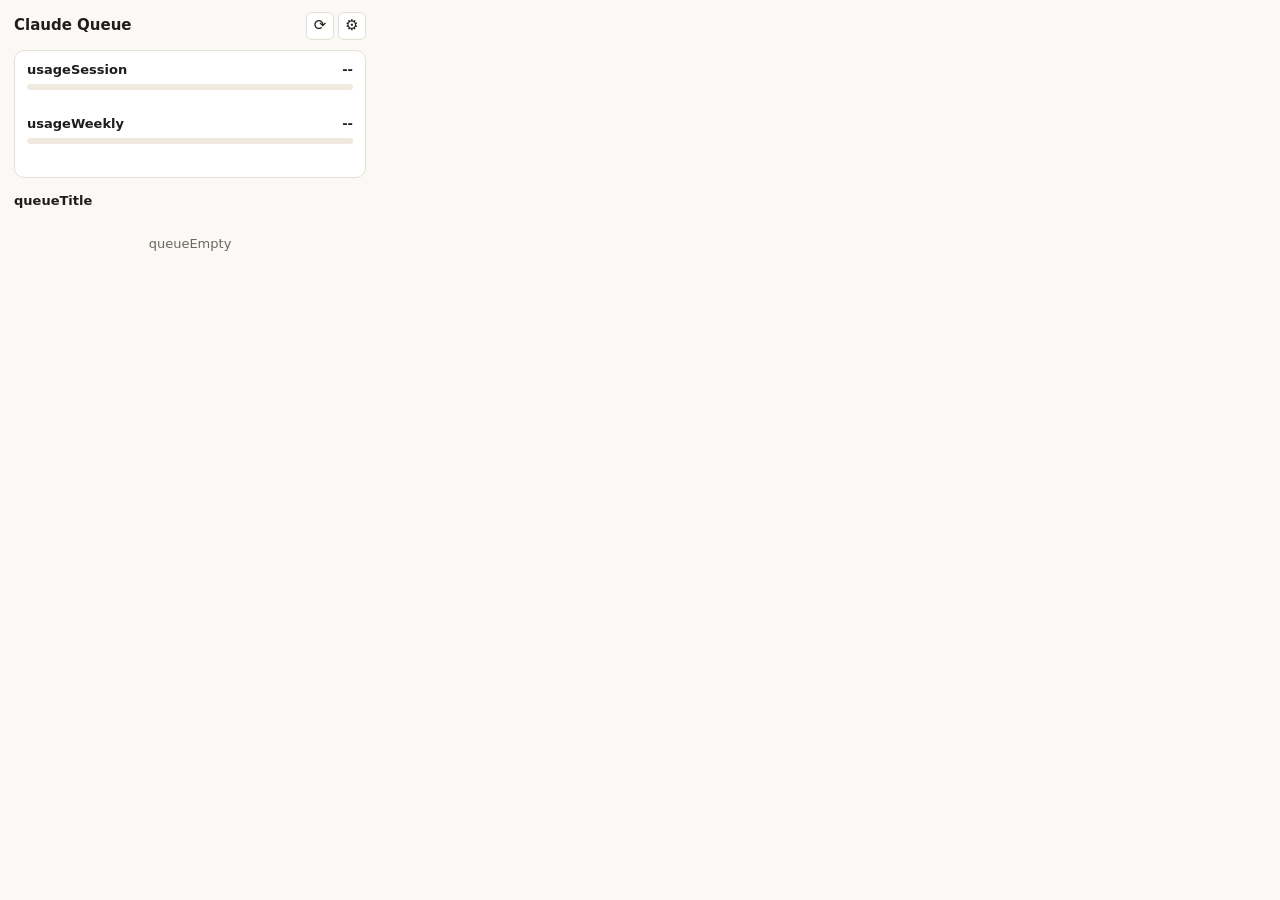
<file: src/popup/popup.html>
<!doctype html>
<html lang="zh-Hant">
  <head>
    <meta charset="utf-8" />
    <meta name="viewport" content="width=device-width, initial-scale=1" />
    <title>Claude Queue</title>
    <link rel="stylesheet" href="popup.css" />
  </head>
  <body>
    <header>
      <h1>Claude Queue <span id="version" class="version"></span></h1>
      <div class="head-actions">
        <button id="refresh" class="icon" data-i18n-title="popupRefresh" aria-label="refresh">⟳</button>
        <button id="openOptions" class="icon" data-i18n-title="popupOptions" aria-label="options">⚙</button>
      </div>
    </header>

    <div id="updateNotice" class="update-notice small" hidden>
      <span class="msg"></span>
      <a class="link" target="_blank" rel="noopener noreferrer"></a>
      <button class="close" data-i18n-title="btnDismiss" aria-label="dismiss">×</button>
    </div>

    <section class="card" id="usageCard">
      <div class="meter" id="sessionMeter">
        <div class="meter-head">
          <span data-i18n="usageSession"></span>
          <span class="pct">--</span>
        </div>
        <div class="bar"><div class="fill"></div></div>
        <div class="reset"></div>
      </div>
      <div class="meter" id="weeklyMeter">
        <div class="meter-head">
          <span data-i18n="usageWeekly"></span>
          <span class="pct">--</span>
        </div>
        <div class="bar"><div class="fill"></div></div>
        <div class="reset"></div>
      </div>
      <div id="usageStatus" class="status-line"></div>
      <div id="usageSource" class="muted small"></div>
      <div id="keepaliveStatus" class="muted small keepalive-status" hidden></div>
    </section>

    <section>
      <h2><span data-i18n="queueTitle"></span> <span id="queueCount" class="count"></span></h2>
      <div id="autoSendWarning" class="warn-box small" hidden data-i18n="popupAutoSendOn"></div>
      <ul id="queueList"></ul>
      <p id="queueEmpty" class="muted empty" data-i18n="queueEmpty"></p>
    </section>

    <template id="itemTpl">
      <li class="item">
        <div class="item-head">
          <span class="badge"></span>
          <a class="conv" target="_blank" rel="noopener"></a>
          <span class="time muted small"></span>
        </div>
        <div class="text"></div>
        <div class="files small" hidden></div>
        <textarea class="editor" rows="5" hidden></textarea>
        <div class="meta small"></div>
        <div class="error small" hidden></div>
        <div class="actions">
          <button class="btn-edit" data-i18n="btnEdit"></button>
          <button class="btn-save primary" data-i18n="btnSave" hidden></button>
          <button class="btn-cancel-edit" data-i18n="btnCancel" hidden></button>
          <button class="btn-try" data-i18n="btnTryNow"></button>
          <button class="btn-delete danger" data-i18n="btnDelete"></button>
        </div>
      </li>
    </template>

    <script src="../shared/constants.js"></script>
    <script src="../shared/i18n.js"></script>
    <script src="../shared/settings.js"></script>
    <script src="../shared/logger.js"></script>
    <script src="../shared/text.js"></script>
    <script src="../shared/session.js"></script>
    <script src="../shared/version.js"></script>
    <script src="popup.js"></script>
  </body>
</html>
</file>
<file: docs/styles.css>
/* Claude Queue Documentation Site — Warm Editorial Design System */
:root {
  --bg: #faf9f5;
  --bg-alt: #f3efe7;
  --card: #ffffff;
  --text: #1f1e1d;
  --text-secondary: #4a4742;
  --muted: #6b6760;
  --border: #e6dfd3;
  --border-strong: #d5cbb9;
  --accent: #d97757;
  --accent-dark: #c4643f;
  --link: #c4643f;
  --accent-soft: rgba(217, 119, 87, 0.12);
  --ok: #2e8b57;
  --ok-soft: rgba(46, 139, 87, 0.12);
  --warn: #b7791f;
  --warn-soft: #fff4e5;
  --warn-border: #f0c27a;
  --err: #c0392b;
  --err-soft: rgba(192, 57, 43, 0.1);
  --keepalive: #6b7fd7;
  --track: #efe9df;
  --code-bg: #f1ece2;
  --shadow-sm: 0 2px 8px rgba(31, 30, 29, 0.04);
  --shadow-md: 0 12px 32px rgba(31, 30, 29, 0.08);
  --shadow-lg: 0 24px 60px rgba(31, 30, 29, 0.12);
  --radius-sm: 8px;
  --radius-md: 14px;
  --radius-lg: 20px;
  --nav-bg: rgba(250, 249, 245, 0.86);
  --max-w: 1140px;
}

[data-theme="dark"] {
  --bg: #1c1b19;
  --bg-alt: #242320;
  --card: #2a2926;
  --text: #f3efe8;
  --text-secondary: #d5cfc5;
  --muted: #a6a097;
  --border: #3d3a34;
  --border-strong: #524e46;
  --accent: #e08364;
  --accent-dark: #d97757;
  --link: #e08364;
  --accent-soft: rgba(224, 131, 100, 0.16);
  --ok: #46b276;
  --ok-soft: rgba(70, 178, 118, 0.16);
  --warn: #e0a448;
  --warn-soft: #352b1a;
  --warn-border: #6b5326;
  --err: #e06255;
  --err-soft: rgba(224, 98, 85, 0.16);
  --keepalive: #8a9be8;
  --track: #3a3833;
  --code-bg: #33312c;
  --shadow-sm: 0 2px 8px rgba(0, 0, 0, 0.25);
  --shadow-md: 0 12px 32px rgba(0, 0, 0, 0.35);
  --shadow-lg: 0 24px 60px rgba(0, 0, 0, 0.45);
  --nav-bg: rgba(28, 27, 25, 0.86);
}

*, *::before, *::after { box-sizing: border-box; }

html {
  scroll-behavior: smooth;
  scroll-padding-top: 84px;
}

body {
  margin: 0;
  background: var(--bg);
  color: var(--text);
  font-family: "PingFang TC", "Noto Sans TC", -apple-system, BlinkMacSystemFont, "Segoe UI", Roboto, sans-serif;
  font-size: 16px;
  line-height: 1.7;
  -webkit-font-smoothing: antialiased;
  transition: background-color 0.2s ease, color 0.2s ease;
}

a {
  color: var(--link);
  text-decoration: none;
  transition: color 0.15s ease;
}
a:hover { text-decoration: underline; }

code {
  font-family: ui-monospace, SFMono-Regular, Menlo, Monaco, Consolas, monospace;
  font-size: 0.88em;
  background: var(--code-bg);
  padding: 2px 6px;
  border-radius: 5px;
  color: var(--text);
}

.sr-only {
  position: absolute;
  width: 1px;
  height: 1px;
  padding: 0;
  margin: -1px;
  overflow: hidden;
  clip: rect(0, 0, 0, 0);
  white-space: nowrap;
  border: 0;
}

.skip-link {
  position: absolute;
  top: -100px;
  left: 16px;
  background: var(--accent);
  color: #fff;
  padding: 10px 16px;
  border-radius: var(--radius-sm);
  font-weight: 600;
  z-index: 999;
}
.skip-link:focus { top: 16px; text-decoration: none; }

.container {
  width: 100%;
  max-width: var(--max-w);
  margin: 0 auto;
  padding: 0 24px;
}

/* Header & Navigation */
.site-header {
  position: sticky;
  top: 0;
  z-index: 100;
  background: var(--nav-bg);
  backdrop-filter: blur(14px);
  -webkit-backdrop-filter: blur(14px);
  border-bottom: 1px solid var(--border);
}

.nav-inner {
  display: flex;
  align-items: center;
  justify-content: space-between;
  height: 68px;
  gap: 16px;
}

.brand,
[data-theme="dark"] a.brand {
  display: inline-flex;
  align-items: center;
  gap: 10px;
  color: var(--text);
  font-weight: 800;
  font-size: 18px;
  letter-spacing: -0.02em;
  text-decoration: none;
  flex-shrink: 0;
}
.brand:hover { text-decoration: none; }
.brand-icon {
  width: 32px;
  height: 32px;
  border-radius: 8px;
  display: block;
}
.version-tag {
  font-size: 11px;
  font-weight: 600;
  color: var(--muted);
  background: var(--bg-alt);
  border: 1px solid var(--border);
  padding: 2px 7px;
  border-radius: 999px;
}

.nav-links {
  display: flex;
  align-items: center;
  gap: 24px;
  list-style: none;
  margin: 0;
  padding: 0;
}
.nav-links a {
  color: var(--text-secondary);
  font-size: 14.5px;
  font-weight: 500;
  text-decoration: none;
  padding: 6px 0;
}
.nav-links a:hover,
.nav-links a.active {
  color: var(--accent);
  text-decoration: none;
}

.nav-actions {
  display: flex;
  align-items: center;
  gap: 8px;
  flex-shrink: 0;
}

.icon-btn {
  display: inline-flex;
  align-items: center;
  justify-content: center;
  width: 38px;
  height: 38px;
  border-radius: 10px;
  border: 1px solid var(--border);
  background: var(--card);
  color: var(--text);
  cursor: pointer;
  transition: border-color 0.15s ease, background 0.15s ease;
}
.icon-btn:hover {
  border-color: var(--accent);
  text-decoration: none;
}

.mobile-menu-btn { display: none; }

/* Buttons */
.btn {
  display: inline-flex;
  align-items: center;
  justify-content: center;
  gap: 8px;
  padding: 12px 22px;
  border-radius: 11px;
  font-size: 15px;
  font-weight: 600;
  cursor: pointer;
  border: 1px solid transparent;
  transition: transform 0.12s ease, background 0.15s ease, border-color 0.15s ease, box-shadow 0.15s ease;
  text-decoration: none;
  white-space: nowrap;
}
.btn:hover { text-decoration: none; transform: translateY(-1px); }
.btn:active { transform: translateY(0); }

.btn-primary,
[data-theme="dark"] a.btn-primary {
  background: var(--accent);
  color: #ffffff;
  box-shadow: 0 6px 18px rgba(217, 119, 87, 0.28);
}
.btn-primary:hover,
[data-theme="dark"] a.btn-primary:hover {
  background: var(--accent-dark);
  color: #ffffff;
}

.btn-secondary,
[data-theme="dark"] a.btn-secondary {
  background: var(--card);
  color: var(--text);
  border-color: var(--border-strong);
  box-shadow: var(--shadow-sm);
}
.btn-secondary:hover,
[data-theme="dark"] a.btn-secondary:hover {
  border-color: var(--accent);
  color: var(--text);
}

.btn-sm {
  padding: 7px 14px;
  font-size: 13.5px;
  border-radius: 8px;
}

/* Hero Section */
.hero {
  position: relative;
  padding: 72px 0 80px;
  overflow: hidden;
  background:
    radial-gradient(circle at 85% 20%, rgba(217, 119, 87, 0.11) 0%, transparent 48%),
    radial-gradient(circle at 10% 80%, rgba(217, 119, 87, 0.07) 0%, transparent 42%);
}

.hero-grid {
  display: grid;
  grid-template-columns: 1.12fr 0.88fr;
  gap: 52px;
  align-items: center;
}

.hero-badge {
  display: inline-flex;
  align-items: center;
  gap: 8px;
  padding: 6px 14px;
  border-radius: 999px;
  background: var(--card);
  border: 1px solid var(--border);
  font-size: 13px;
  font-weight: 600;
  color: var(--text-secondary);
  margin-bottom: 22px;
  box-shadow: var(--shadow-sm);
}
.hero-badge .pulse-dot {
  width: 8px;
  height: 8px;
  border-radius: 50%;
  background: var(--accent);
  box-shadow: 0 0 0 4px var(--accent-soft);
}

.hero h1 {
  margin: 0 0 20px;
  font-size: clamp(30px, 3.8vw, 44px);
  font-weight: 800;
  line-height: 1.24;
  letter-spacing: -0.025em;
}
.hero h1 .highlight {
  color: var(--accent);
}

.hero-lead {
  margin: 0 0 30px;
  font-size: 18px;
  line-height: 1.7;
  color: var(--text-secondary);
  max-width: 560px;
}

.hero-cta {
  display: flex;
  flex-wrap: wrap;
  gap: 12px;
  margin-bottom: 28px;
}

.hero-meta {
  display: flex;
  flex-wrap: wrap;
  gap: 18px;
  font-size: 13.5px;
  color: var(--muted);
}
.hero-meta span {
  display: inline-flex;
  align-items: center;
  gap: 6px;
}

/* Interactive Popup Mockup in Hero */
.mockup-wrapper {
  position: relative;
}

.mockup-controls {
  display: flex;
  justify-content: center;
  gap: 6px;
  margin-bottom: 14px;
}
.sim-btn {
  padding: 6px 13px;
  border-radius: 999px;
  border: 1px solid var(--border);
  background: var(--card);
  color: var(--muted);
  font-size: 12.5px;
  font-weight: 600;
  cursor: pointer;
  transition: all 0.15s ease;
}
.sim-btn:hover { border-color: var(--accent); color: var(--text); }
.sim-btn.active {
  background: var(--accent);
  border-color: var(--accent);
  color: #fff;
}

.popup-sim {
  background: var(--bg);
  border: 1.5px solid var(--border-strong);
  border-radius: var(--radius-lg);
  padding: 18px;
  box-shadow: var(--shadow-lg);
  transition: border-color 0.25s ease;
}
.popup-sim-head {
  display: flex;
  align-items: center;
  justify-content: space-between;
  margin-bottom: 12px;
}
.popup-sim-title {
  display: flex;
  align-items: center;
  gap: 8px;
  font-weight: 700;
  font-size: 15px;
}
.sim-status-pill {
  font-size: 11.5px;
  font-weight: 700;
  padding: 3px 10px;
  border-radius: 999px;
  transition: all 0.25s ease;
}
.sim-status-pill.full { background: var(--err-soft); color: var(--err); }
.sim-status-pill.ready { background: var(--ok-soft); color: var(--ok); }

.sim-card {
  background: var(--card);
  border: 1px solid var(--border);
  border-radius: 12px;
  padding: 12px 14px;
  margin-bottom: 12px;
}
.sim-meter-head {
  display: flex;
  justify-content: space-between;
  font-size: 13px;
  font-weight: 700;
  margin-bottom: 5px;
}
.sim-bar {
  height: 7px;
  background: var(--track);
  border-radius: 999px;
  overflow: hidden;
  margin-bottom: 5px;
}
.sim-fill {
  height: 100%;
  border-radius: 999px;
  transition: width 0.5s cubic-bezier(0.22, 1, 0.36, 1), background-color 0.3s ease;
}
.sim-fill.full { background: var(--err); }
.sim-fill.ok { background: var(--ok); }
.sim-fill.accent { background: var(--accent); }
.sim-sub {
  font-size: 12px;
  color: var(--muted);
}

.sim-q-label {
  display: flex;
  justify-content: space-between;
  font-size: 12.5px;
  font-weight: 700;
  color: var(--muted);
  margin: 0 0 8px 2px;
}
.sim-q-item {
  background: var(--card);
  border: 1px solid var(--border);
  border-radius: 12px;
  padding: 12px 14px;
  transition: all 0.25s ease;
}
.sim-q-item.is-ready {
  border-color: var(--ok);
  box-shadow: 0 0 0 3px var(--ok-soft);
}
.sim-q-head {
  display: flex;
  align-items: center;
  gap: 8px;
  margin-bottom: 6px;
}
.sim-badge {
  font-size: 11px;
  font-weight: 700;
  padding: 2px 8px;
  border-radius: 999px;
  color: #fff;
}
.sim-badge.waiting { background: var(--accent); }
.sim-badge.ready { background: var(--ok); }
.sim-badge.sent { background: var(--muted); }
.sim-q-conv { font-size: 12px; font-weight: 600; color: var(--accent); }
.sim-q-time { margin-left: auto; font-size: 11.5px; color: var(--muted); }
.sim-q-text { font-size: 13px; line-height: 1.5; margin: 0 0 8px; color: var(--text); }
.sim-q-footer {
  display: flex;
  align-items: center;
  justify-content: space-between;
  gap: 8px;
  flex-wrap: wrap;
}
.sim-file {
  font-size: 11.5px;
  background: var(--bg-alt);
  border: 1px solid var(--border);
  padding: 2px 8px;
  border-radius: 6px;
  color: var(--text-secondary);
}

.sim-toast {
  margin-top: 12px;
  padding: 10px 14px;
  border-radius: 10px;
  background: var(--card);
  border: 1px solid var(--border);
  font-size: 12.5px;
  display: flex;
  align-items: center;
  justify-content: space-between;
  gap: 10px;
  box-shadow: var(--shadow-sm);
}
.sim-toast strong { color: var(--text); }

/* Disclaimer Banner */
.disclaimer-strip {
  background: var(--bg-alt);
  border-top: 1px solid var(--border);
  border-bottom: 1px solid var(--border);
  padding: 14px 0;
  font-size: 13.5px;
  color: var(--muted);
}
.disclaimer-inner {
  display: flex;
  align-items: center;
  justify-content: space-between;
  gap: 16px;
  flex-wrap: wrap;
}

/* Sections */
.section {
  padding: 84px 0;
}
.section-alt {
  background: var(--bg-alt);
  border-top: 1px solid var(--border);
  border-bottom: 1px solid var(--border);
}

.section-header {
  max-width: 680px;
  margin: 0 auto 52px;
  text-align: center;
}
.section-kicker {
  display: inline-block;
  font-size: 13px;
  font-weight: 700;
  letter-spacing: 0.06em;
  text-transform: uppercase;
  color: var(--accent);
  margin-bottom: 10px;
}
.section-header h2 {
  margin: 0 0 14px;
  font-size: clamp(26px, 3.2vw, 36px);
  font-weight: 800;
  letter-spacing: -0.02em;
  line-height: 1.25;
}
.section-header p {
  margin: 0;
  font-size: 16.5px;
  color: var(--muted);
}

/* 4-Step Flow */
.steps-grid {
  display: grid;
  grid-template-columns: repeat(4, 1fr);
  gap: 20px;
}
.step-card {
  position: relative;
  background: var(--card);
  border: 1px solid var(--border);
  border-radius: var(--radius-md);
  padding: 24px;
  box-shadow: var(--shadow-sm);
}
.step-num {
  display: inline-flex;
  align-items: center;
  justify-content: center;
  width: 36px;
  height: 36px;
  border-radius: 10px;
  background: var(--accent-soft);
  color: var(--accent-dark);
  font-weight: 800;
  font-size: 15px;
  margin-bottom: 16px;
}
[data-theme="dark"] .step-num { color: var(--accent); }
.step-card h3 {
  margin: 0 0 10px;
  font-size: 17.5px;
  font-weight: 700;
}
.step-card p {
  margin: 0;
  font-size: 14.5px;
  color: var(--muted);
  line-height: 1.65;
}

/* Features Grid */
.features-grid {
  display: grid;
  grid-template-columns: repeat(3, 1fr);
  gap: 20px;
}
.feature-card {
  background: var(--card);
  border: 1px solid var(--border);
  border-radius: var(--radius-md);
  padding: 26px;
  box-shadow: var(--shadow-sm);
  transition: transform 0.18s ease, border-color 0.18s ease, box-shadow 0.18s ease;
}
.feature-card:hover {
  transform: translateY(-2px);
  border-color: var(--border-strong);
  box-shadow: var(--shadow-md);
}
.feature-icon {
  width: 44px;
  height: 44px;
  border-radius: 12px;
  background: var(--accent-soft);
  color: var(--accent);
  display: flex;
  align-items: center;
  justify-content: center;
  margin-bottom: 16px;
  font-size: 21px;
}
.feature-card h3 {
  margin: 0 0 8px;
  font-size: 17px;
  font-weight: 700;
}
.feature-card p {
  margin: 0;
  font-size: 14.5px;
  color: var(--muted);
  line-height: 1.65;
}

/* Install Section */
.install-box {
  background: var(--card);
  border: 1px solid var(--border);
  border-radius: var(--radius-lg);
  padding: 36px;
  box-shadow: var(--shadow-md);
  max-width: 900px;
  margin: 0 auto;
}

.tabs {
  display: inline-flex;
  background: var(--bg-alt);
  border: 1px solid var(--border);
  border-radius: 10px;
  padding: 4px;
  margin-bottom: 24px;
}
.tab-btn {
  padding: 8px 18px;
  border: none;
  background: transparent;
  color: var(--muted);
  font-size: 14px;
  font-weight: 600;
  border-radius: 7px;
  cursor: pointer;
  transition: all 0.15s ease;
}
.tab-btn.active {
  background: var(--card);
  color: var(--text);
  box-shadow: var(--shadow-sm);
}

.tab-panel { display: none; }
.tab-panel.active { display: block; }

.install-steps {
  list-style: none;
  padding: 0;
  margin: 0;
  display: flex;
  flex-direction: column;
  gap: 18px;
}
.install-steps li {
  display: flex;
  gap: 16px;
  align-items: flex-start;
}
.install-step-badge {
  flex-shrink: 0;
  width: 28px;
  height: 28px;
  border-radius: 50%;
  background: var(--accent);
  color: #fff;
  font-size: 13.5px;
  font-weight: 700;
  display: flex;
  align-items: center;
  justify-content: center;
  margin-top: 2px;
}
.install-step-body { flex: 1; }
.install-step-body strong { display: block; margin-bottom: 4px; font-size: 15.5px; }
.install-step-body p { margin: 0; font-size: 14.5px; color: var(--muted); }

.code-copy {
  display: flex;
  align-items: center;
  justify-content: space-between;
  gap: 12px;
  background: var(--bg-alt);
  border: 1px solid var(--border);
  border-radius: 10px;
  padding: 11px 14px;
  margin-top: 10px;
  font-family: ui-monospace, SFMono-Regular, Menlo, Monaco, Consolas, monospace;
  font-size: 13.5px;
  overflow-x: auto;
}
.copy-btn {
  flex-shrink: 0;
  padding: 5px 11px;
  border-radius: 6px;
  border: 1px solid var(--border-strong);
  background: var(--card);
  color: var(--text);
  font-size: 12.5px;
  font-weight: 600;
  cursor: pointer;
}
.copy-btn:hover { border-color: var(--accent); color: var(--accent); }

.callout {
  margin-top: 24px;
  padding: 16px 18px;
  border-radius: 12px;
  background: var(--warn-soft);
  border: 1px solid var(--warn-border);
  font-size: 14px;
  color: var(--text);
}
.callout strong { color: var(--warn); }

/* Advanced & Two-Column Showcase */
.two-col {
  display: grid;
  grid-template-columns: 1fr 1fr;
  gap: 24px;
}
.info-card {
  background: var(--card);
  border: 1px solid var(--border);
  border-radius: var(--radius-md);
  padding: 28px;
  box-shadow: var(--shadow-sm);
}
.info-card h3 {
  margin: 0 0 12px;
  font-size: 20px;
  font-weight: 700;
  display: flex;
  align-items: center;
  gap: 10px;
}
.info-card p {
  margin: 0 0 14px;
  font-size: 15px;
  color: var(--text-secondary);
}
.check-list {
  list-style: none;
  padding: 0;
  margin: 0;
  display: flex;
  flex-direction: column;
  gap: 10px;
}
.check-list li {
  position: relative;
  padding-left: 26px;
  font-size: 14.5px;
  color: var(--text-secondary);
}
.check-list li::before {
  content: "✓";
  position: absolute;
  left: 0;
  top: 0;
  color: var(--ok);
  font-weight: 800;
}

/* Status Legend */
.status-legend {
  display: flex;
  flex-wrap: wrap;
  gap: 12px;
  margin-top: 16px;
}
.legend-item {
  display: inline-flex;
  align-items: center;
  gap: 8px;
  background: var(--bg-alt);
  border: 1px solid var(--border);
  padding: 6px 12px;
  border-radius: 999px;
  font-size: 13.5px;
  font-weight: 600;
}
.dot-badge { width: 10px; height: 10px; border-radius: 50%; }
.dot-badge.orange { background: var(--accent); }
.dot-badge.green { background: var(--ok); }
.dot-badge.red { background: var(--err); }

/* Privacy & Architecture Grid */
.privacy-grid {
  display: grid;
  grid-template-columns: repeat(2, 1fr);
  gap: 20px;
}
.privacy-card {
  background: var(--card);
  border: 1px solid var(--border);
  border-radius: var(--radius-md);
  padding: 24px;
  display: flex;
  gap: 16px;
  align-items: flex-start;
}
.privacy-icon {
  flex-shrink: 0;
  width: 40px;
  height: 40px;
  border-radius: 10px;
  background: var(--ok-soft);
  color: var(--ok);
  display: flex;
  align-items: center;
  justify-content: center;
  font-size: 19px;
}
.privacy-card h3 { margin: 0 0 6px; font-size: 16.5px; }
.privacy-card p { margin: 0; font-size: 14.5px; color: var(--muted); }

/* Limitations Table */
.table-wrap {
  overflow-x: auto;
  background: var(--card);
  border: 1px solid var(--border);
  border-radius: var(--radius-md);
  box-shadow: var(--shadow-sm);
}
table {
  width: 100%;
  border-collapse: collapse;
  font-size: 14.5px;
}
th, td {
  padding: 14px 18px;
  text-align: left;
  border-bottom: 1px solid var(--border);
}
th {
  background: var(--bg-alt);
  font-weight: 700;
  color: var(--text);
  white-space: nowrap;
}
tr:last-child td { border-bottom: none; }
td { color: var(--text-secondary); }

/* FAQ Accordion */
.faq-list {
  max-width: 820px;
  margin: 0 auto;
  display: flex;
  flex-direction: column;
  gap: 12px;
}
.faq-item {
  background: var(--card);
  border: 1px solid var(--border);
  border-radius: var(--radius-md);
  overflow: hidden;
  transition: border-color 0.15s ease;
}
.faq-item[open] { border-color: var(--accent); }
.faq-item summary {
  list-style: none;
  padding: 18px 22px;
  font-weight: 700;
  font-size: 16px;
  cursor: pointer;
  display: flex;
  align-items: center;
  justify-content: space-between;
  gap: 16px;
}
.faq-item summary::-webkit-details-marker { display: none; }
.faq-item summary::after {
  content: "+";
  font-size: 20px;
  font-weight: 400;
  color: var(--accent);
  transition: transform 0.2s ease;
  flex-shrink: 0;
}
.faq-item[open] summary::after {
  transform: rotate(45deg);
}
.faq-body {
  padding: 0 22px 18px;
  font-size: 15px;
  color: var(--text-secondary);
  line-height: 1.7;
}
.faq-body p { margin: 0; }

/* Community CTA Banner */
.cta-banner {
  background: var(--card);
  border: 1.5px solid var(--border-strong);
  border-radius: var(--radius-lg);
  padding: 44px 36px;
  text-align: center;
  box-shadow: var(--shadow-md);
}
.cta-banner h2 {
  margin: 0 0 12px;
  font-size: clamp(24px, 3vw, 32px);
  font-weight: 800;
}
.cta-banner p {
  margin: 0 auto 26px;
  max-width: 600px;
  color: var(--muted);
  font-size: 16px;
}
.cta-actions {
  display: flex;
  justify-content: center;
  flex-wrap: wrap;
  gap: 12px;
}

/* Footer */
.site-footer {
  border-top: 1px solid var(--border);
  padding: 44px 0 56px;
  font-size: 14px;
  color: var(--muted);
}
.footer-grid {
  display: flex;
  align-items: flex-start;
  justify-content: space-between;
  gap: 32px;
  flex-wrap: wrap;
}
.footer-links {
  display: flex;
  flex-wrap: wrap;
  gap: 20px;
}
.footer-links a { color: var(--muted); }
.footer-links a:hover { color: var(--accent); }
.footer-note {
  margin-top: 24px;
  padding-top: 20px;
  border-top: 1px solid var(--border);
  font-size: 13px;
  line-height: 1.6;
}

/* Responsive */
@media (max-width: 980px) {
  .hero-grid { grid-template-columns: 1fr; gap: 40px; }
  .steps-grid { grid-template-columns: repeat(2, 1fr); }
  .features-grid { grid-template-columns: repeat(2, 1fr); }
  .two-col, .privacy-grid { grid-template-columns: 1fr; }
}

@media (max-width: 768px) {
  .nav-links {
    display: none;
    position: absolute;
    top: 68px;
    left: 0;
    right: 0;
    background: var(--card);
    border-bottom: 1px solid var(--border);
    flex-direction: column;
    align-items: stretch;
    padding: 12px 24px 20px;
    gap: 4px;
    box-shadow: var(--shadow-md);
  }
  .nav-links.open { display: flex; }
  .nav-links a { padding: 10px 0; border-bottom: 1px solid var(--border); }
  .nav-links li:last-child a { border-bottom: none; }
  .mobile-menu-btn { display: inline-flex; }
  .hero { padding: 48px 0 56px; }
  .section { padding: 60px 0; }
  .steps-grid, .features-grid { grid-template-columns: 1fr; }
  .install-box { padding: 24px 20px; }
  .cta-banner { padding: 32px 20px; }
}
</file>
<file: src/options/options.css>
:root {
  --bg: #faf9f5;
  --card: #ffffff;
  --text: #1f1e1d;
  --muted: #6b6760;
  --border: #e6dfd3;
  --accent: #d97757;
  --err: #c0392b;
}
@media (prefers-color-scheme: dark) {
  :root { --bg: #1f1e1c; --card: #2b2a27; --text: #f1eee7; --muted: #b4afa6; --border: #45423c; }
}
* { box-sizing: border-box; }
body {
  margin: 0;
  background: var(--bg);
  color: var(--text);
  font: 14px/1.55 system-ui, -apple-system, "PingFang TC", "Noto Sans TC", sans-serif;
}
main { max-width: 720px; margin: 0 auto; padding: 28px 16px 60px; }
h1 { font-size: 22px; margin: 0 0 4px; }
h2 { font-size: 15px; margin: 0 0 10px; }
.card { background: var(--card); border: 1px solid var(--border); border-radius: 12px; padding: 16px 18px; margin-top: 16px; }
.row { display: flex; align-items: flex-start; gap: 10px; padding: 8px 0; cursor: pointer; }
.row + .row { border-top: 1px solid var(--border); }
.row input[type="checkbox"] { margin-top: 4px; width: 16px; height: 16px; accent-color: var(--accent); }
.row .grow { flex: 1; }
.desc { display: block; color: var(--muted); font-size: 12.5px; }
.inline { display: flex; align-items: center; gap: 6px; white-space: nowrap; }
input[type="number"] { width: 72px; padding: 4px 6px; border-radius: 6px; border: 1px solid var(--border); background: var(--bg); color: var(--text); font: inherit; }
.danger-box {
  margin: 0 0 8px 26px; padding: 8px 10px; border-radius: 8px;
  background: #fdecea; color: #8e1c14; border: 1px solid #f1a59f; font-size: 13px; font-weight: 600;
}
@media (prefers-color-scheme: dark) { .danger-box { background: #3d2322; color: #ffb4ab; border-color: #7a3631; } }
.about { display: grid; grid-template-columns: max-content 1fr; gap: 6px 16px; margin: 0; }
.about dt { color: var(--muted); }
.about dd { margin: 0; overflow-wrap: anywhere; }
.about a { color: var(--accent); }
.muted { color: var(--muted); }
.small { font-size: 12px; }
button {
  font: inherit; font-size: 13px; padding: 5px 12px; border-radius: 7px; cursor: pointer;
  border: 1px solid var(--border); background: var(--card); color: var(--text);
}
button:hover { border-color: var(--accent); }
button.danger { color: var(--err); border-color: var(--err); }
.logs-head { display: flex; align-items: center; gap: 8px; margin-top: 12px; flex-wrap: wrap; }
.spacer { flex: 1; }
textarea {
  width: 100%; margin-top: 8px; font: 12px/1.4 ui-monospace, SFMono-Regular, Menlo, monospace;
  background: var(--bg); color: var(--text); border: 1px solid var(--border); border-radius: 8px; padding: 8px;
}
.saved { position: fixed; bottom: 16px; left: 50%; transform: translateX(-50%); margin: 0;
  background: var(--text); color: var(--bg); padding: 6px 14px; border-radius: 8px; opacity: 0; transition: opacity .2s; }
.saved.show { opacity: .92; }
input[type="text"], select { width: 160px; padding: 4px 6px; border-radius: 6px; border: 1px solid var(--border); background: var(--bg); color: var(--text); font: inherit; }
</file>
<file: src/popup/popup.css>
:root {
  --bg: #faf9f5;
  --card: #ffffff;
  --text: #1f1e1d;
  --muted: #6b6760;
  --border: #e6dfd3;
  --accent: #d97757;
  --accent-dark: #c4643f;
  --ok: #2e8b57;
  --warn: #b7791f;
  --err: #c0392b;
  --track: #efe9df;
}
@media (prefers-color-scheme: dark) {
  :root {
    --bg: #1f1e1c;
    --card: #2b2a27;
    --text: #f1eee7;
    --muted: #b4afa6;
    --border: #45423c;
    --track: #3a3833;
  }
}
* { box-sizing: border-box; }
body {
  margin: 0;
  width: 380px;
  max-height: 580px;
  padding: 12px 14px 14px;
  background: var(--bg);
  color: var(--text);
  font: 13px/1.45 system-ui, -apple-system, "PingFang TC", "Noto Sans TC", sans-serif;
}
header { display: flex; align-items: center; justify-content: space-between; margin-bottom: 10px; }
h1 { font-size: 15px; margin: 0; }
.version { font-size: 11px; font-weight: 500; color: var(--muted); margin-left: 4px; }
h2 { font-size: 13px; margin: 14px 0 8px; display: flex; align-items: center; gap: 6px; }
.count { color: var(--muted); font-weight: normal; }
.head-actions { display: flex; gap: 4px; }
button {
  font: inherit; font-size: 12px; padding: 4px 10px; border-radius: 6px; cursor: pointer;
  border: 1px solid var(--border); background: var(--card); color: var(--text);
}
button:hover { border-color: var(--accent); }
button:disabled { opacity: .5; cursor: default; }
button.icon { width: 28px; height: 28px; padding: 0; font-size: 15px; }
button.primary { background: var(--accent); border-color: var(--accent-dark); color: #fff; }
button.danger { color: var(--err); }
button.confirming { background: var(--err); color: #fff; border-color: var(--err); }
.card { background: var(--card); border: 1px solid var(--border); border-radius: 10px; padding: 10px 12px; }
.meter + .meter { margin-top: 10px; }
.meter-head { display: flex; justify-content: space-between; font-weight: 600; }
.bar { height: 6px; background: var(--track); border-radius: 3px; margin: 4px 0 3px; overflow: hidden; }
.fill { height: 100%; width: 0; background: var(--accent); transition: width .3s; }
.fill.full { background: var(--err); }
.reset { font-size: 12px; color: var(--muted); min-height: 1em; }
.status-line { margin-top: 8px; font-weight: 600; }
.status-line.full { color: var(--err); }
.status-line.ok { color: var(--ok); }
.muted { color: var(--muted); }
.small { font-size: 11.5px; }
.empty { text-align: center; padding: 16px 0; margin: 0; }
.warn-box { background: #fff4e5; color: #8a4b00; border: 1px solid #f0c27a; border-radius: 6px; padding: 6px 8px; margin-bottom: 8px; }
@media (prefers-color-scheme: dark) { .warn-box { background: #3a2f1c; color: #f5c77e; border-color: #6b5326; } }
.update-notice { display: flex; align-items: center; gap: 8px; background: var(--card); border: 1px solid var(--accent); border-radius: 8px; padding: 6px 8px; margin-bottom: 10px; }
.update-notice[hidden] { display: none; }
.update-notice .msg { font-weight: 600; }
.update-notice .link { color: var(--accent); white-space: nowrap; }
.update-notice .close { margin-left: auto; border: none; background: none; padding: 0 4px; font-size: 15px; line-height: 1; color: var(--muted); }
ul { list-style: none; padding: 0; margin: 0; display: flex; flex-direction: column; gap: 8px; }
.item { background: var(--card); border: 1px solid var(--border); border-radius: 10px; padding: 8px 10px; }
.item-head { display: flex; align-items: center; gap: 6px; }
.item-head .time { margin-left: auto; white-space: nowrap; }
.conv { color: var(--accent); text-decoration: none; font-size: 11.5px; max-width: 150px; overflow: hidden; text-overflow: ellipsis; white-space: nowrap; }
.conv:hover { text-decoration: underline; }
.badge { font-size: 11px; font-weight: 600; padding: 1px 7px; border-radius: 10px; color: #fff; background: var(--muted); white-space: nowrap; }
.badge.waiting { background: var(--accent); }
.badge.ready { background: var(--ok); }
.badge.failed { background: var(--err); }
.badge.sending { background: var(--warn); }
.badge.draft { background: var(--muted); }
.badge.keepalive { background: #6b7fd7; }
.keepalive-status { margin-top: 4px; }
.text { margin: 6px 0 4px; white-space: pre-wrap; word-break: break-word; display: -webkit-box; -webkit-line-clamp: 3; -webkit-box-orient: vertical; overflow: hidden; }
.editor { width: 100%; margin: 6px 0 4px; font: inherit; padding: 6px; border-radius: 6px; border: 1px solid var(--border); background: var(--bg); color: var(--text); resize: vertical; }
.files { color: var(--muted); margin: 0 0 4px; white-space: nowrap; overflow: hidden; text-overflow: ellipsis; }
.meta { color: var(--muted); }
.error { color: var(--err); margin-top: 2px; }
.actions { display: flex; gap: 6px; margin-top: 6px; flex-wrap: wrap; }
.est { color: var(--warn); font-weight: 600; }
</file>
